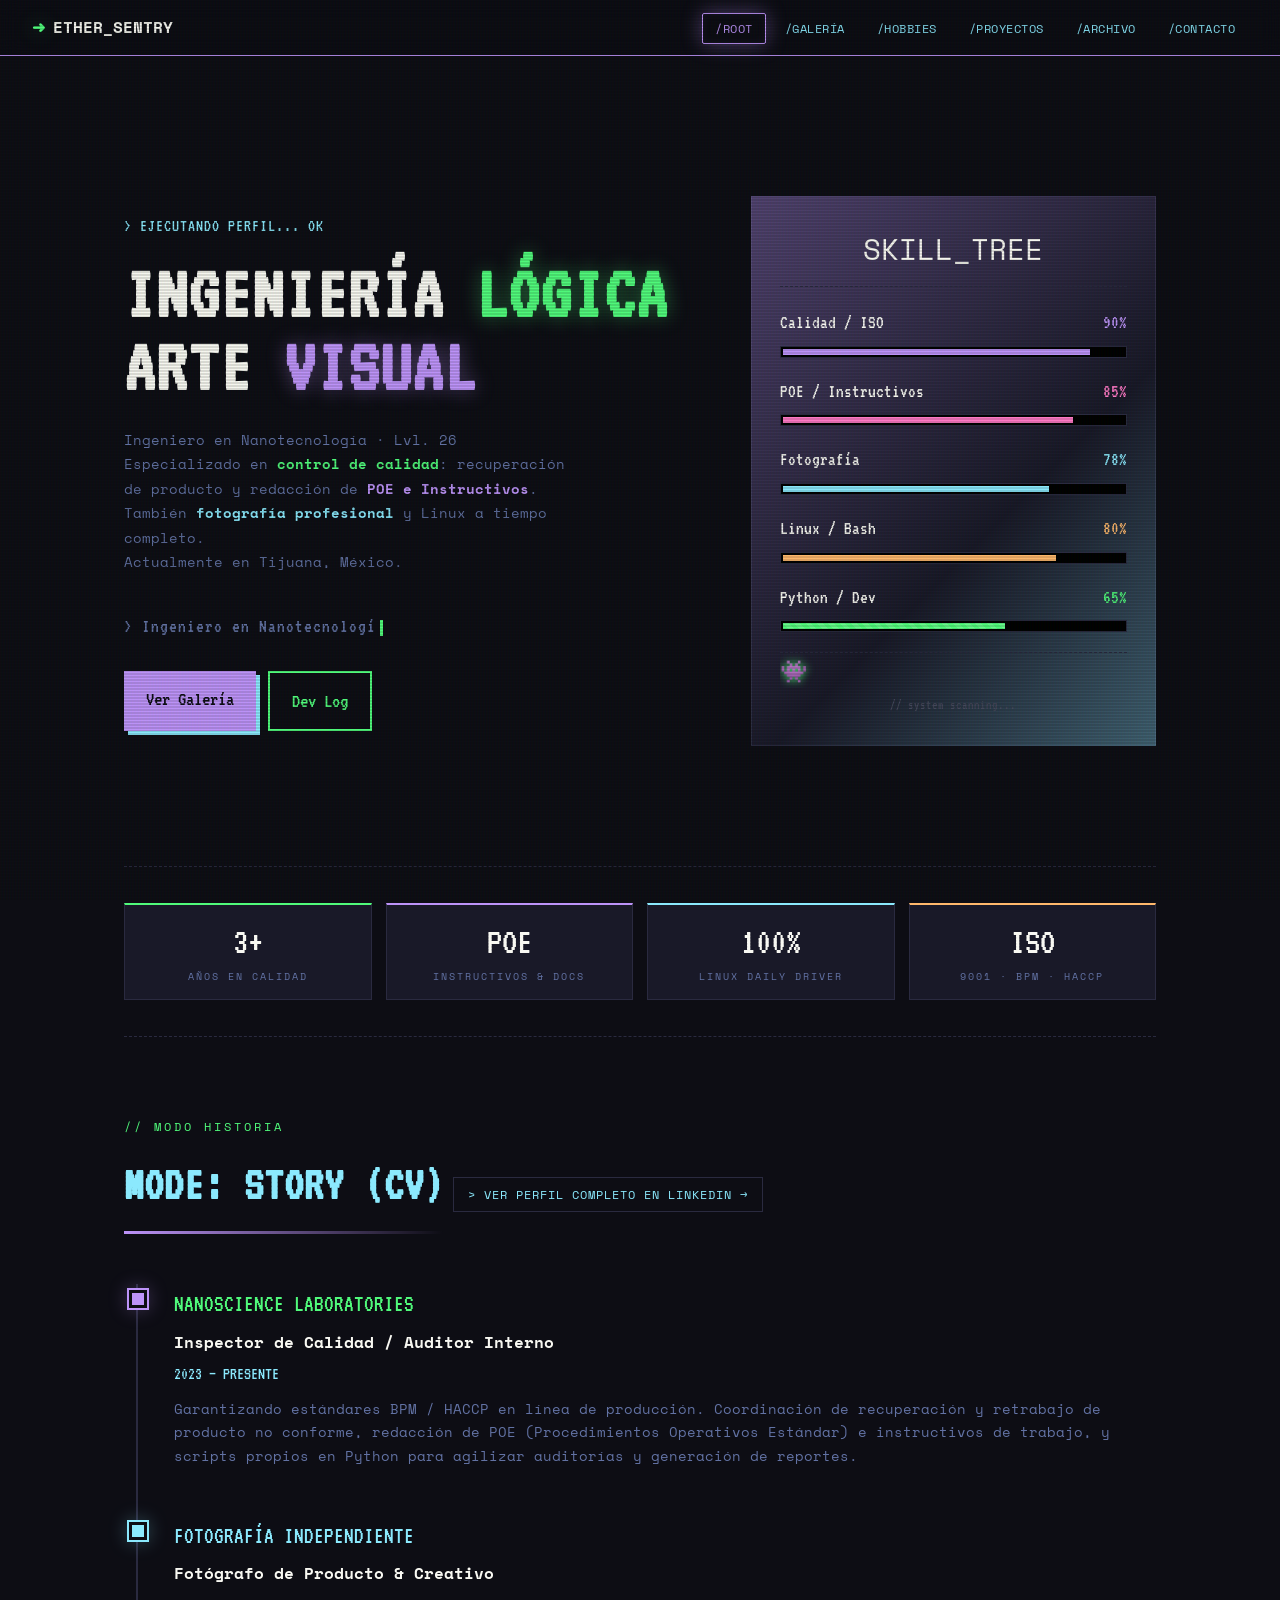
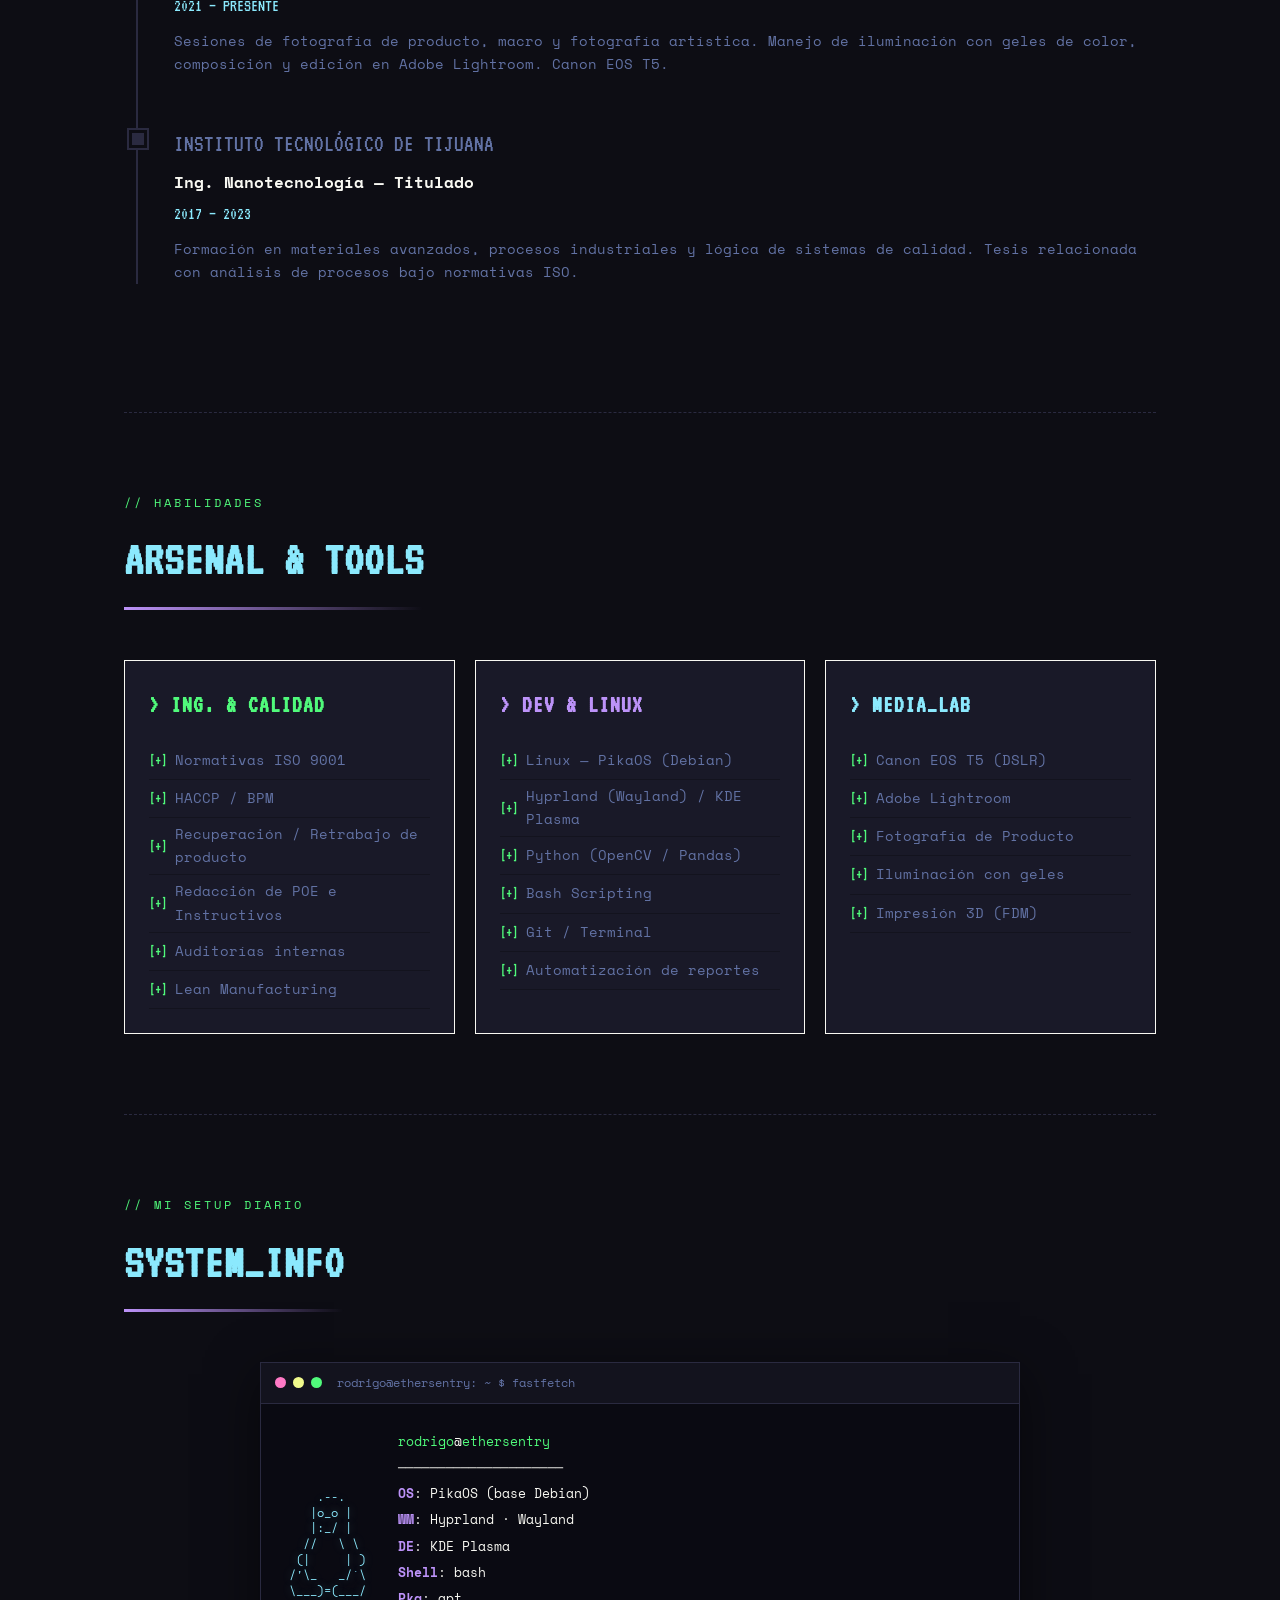
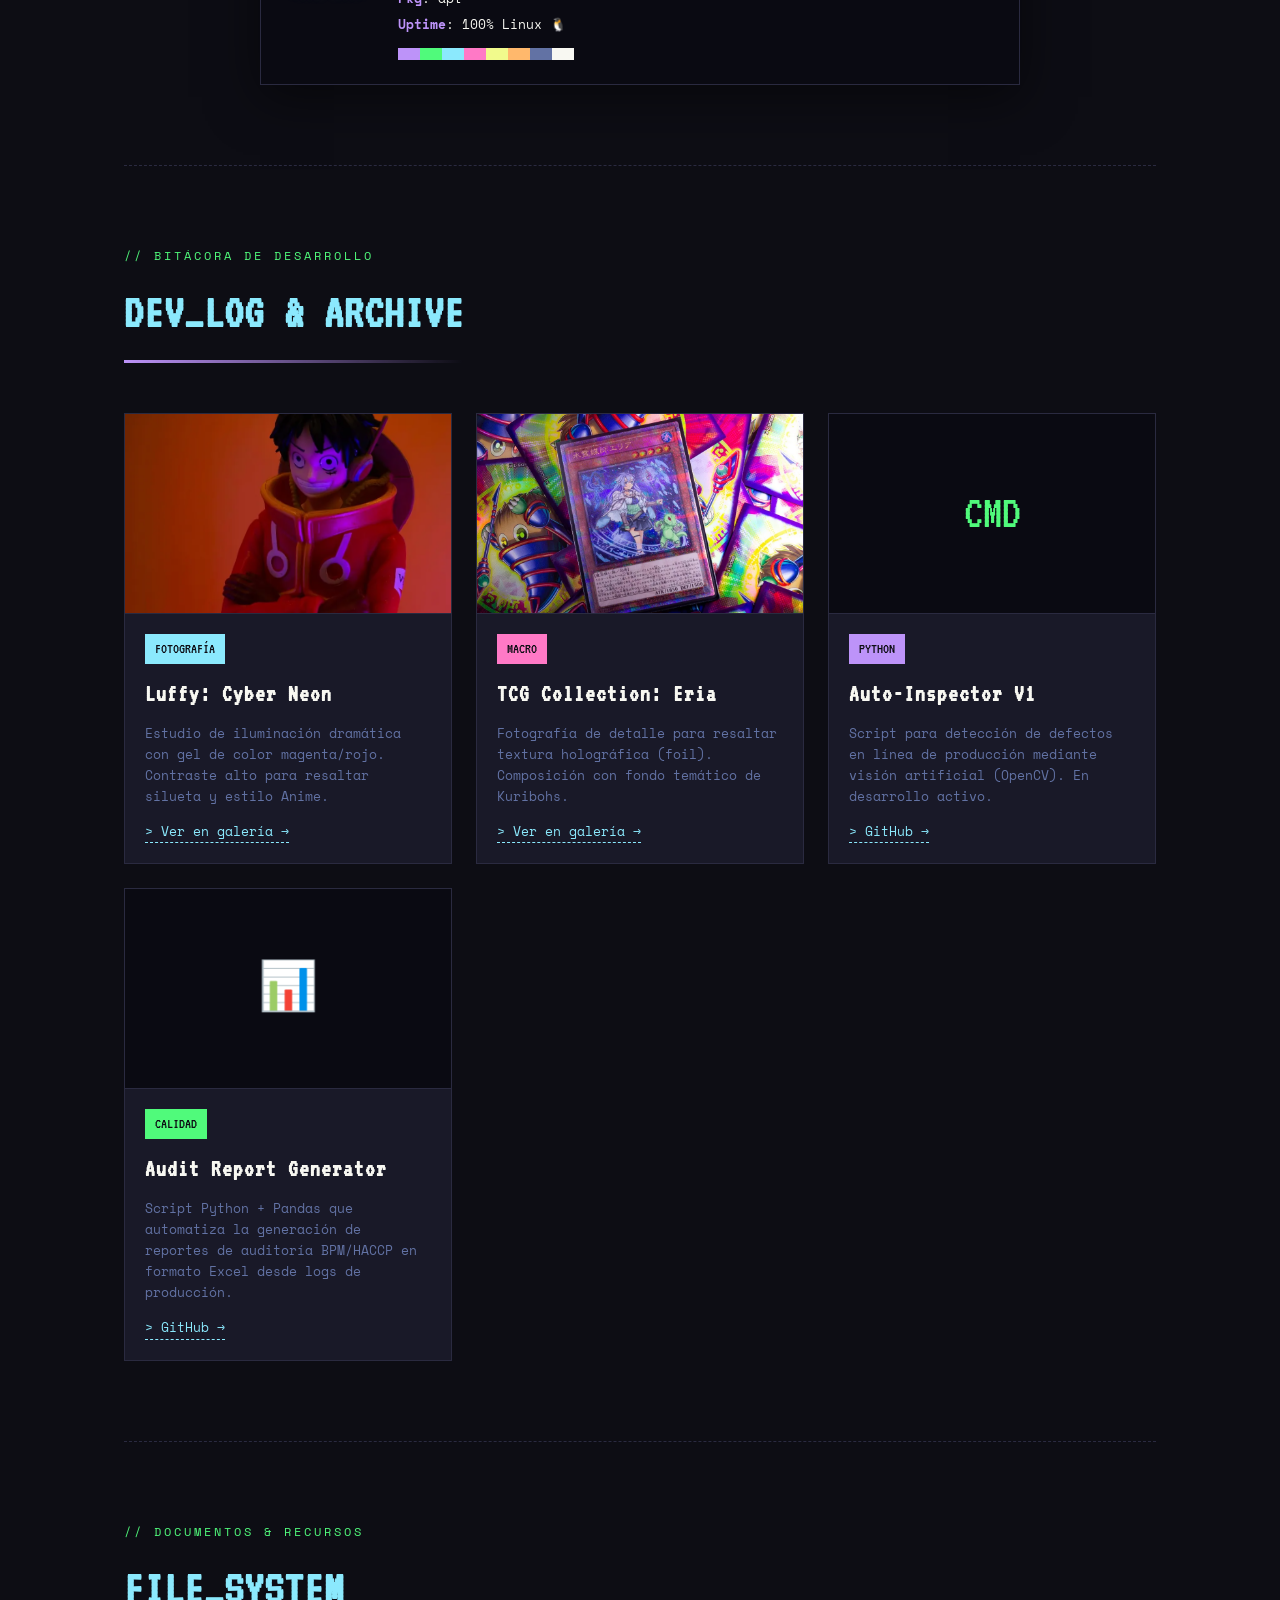
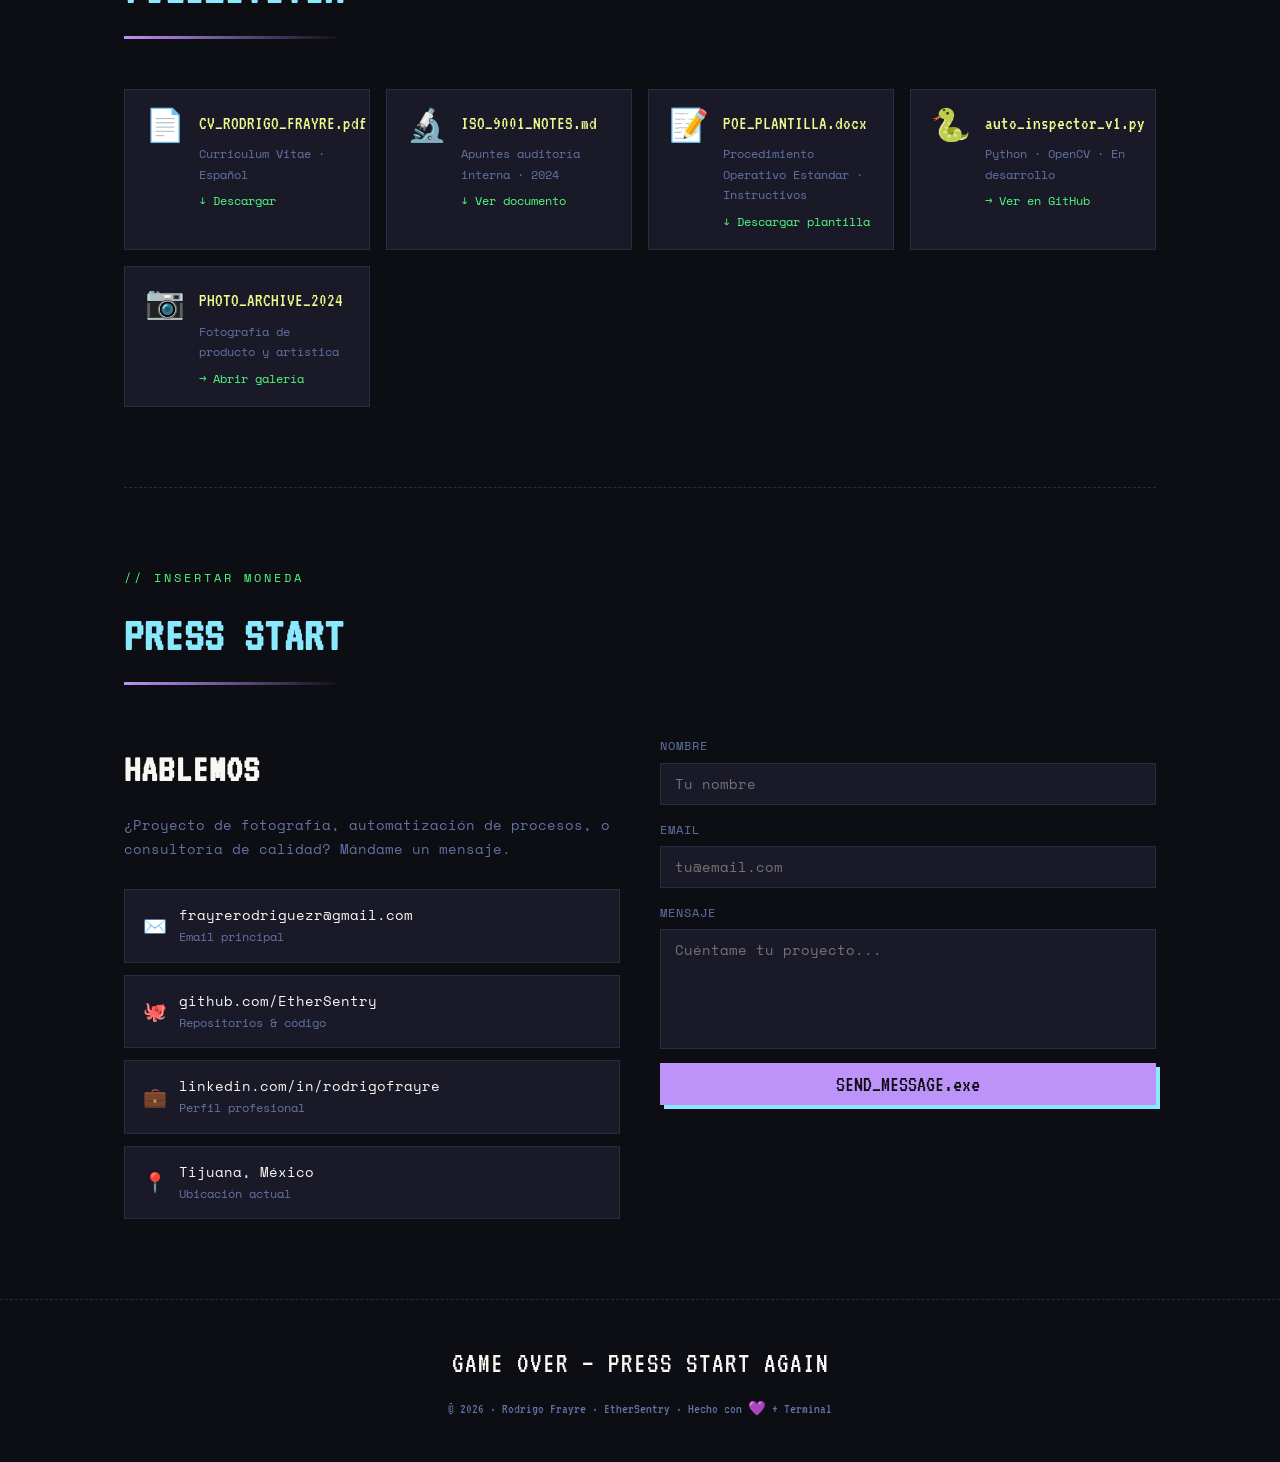
<file: index.html>
<!DOCTYPE html>
<html lang="es">
<head>
  <meta charset="UTF-8">
  <meta name="viewport" content="width=device-width, initial-scale=1.0">
  <title>EtherSentry | Dev & Photo Log</title>
  <meta name="description" content="Portafolio de Rodrigo Frayre — Ingeniero en Nanotecnología, Control de Calidad, documentación POE e Instructivos, y Fotografía. Tijuana, México.">
  <meta property="og:title" content="EtherSentry | Dev & Photo Log">
  <meta property="og:description" content="Calidad industrial · POE & Instructivos · Linux · Fotografía">
  <meta property="og:type" content="website">
  <meta property="og:url" content="https://ethersentry.github.io/myportfolio/">
  <meta property="og:image" content="https://ethersentry.github.io/myportfolio/luffy.jpg">
  <meta name="twitter:card" content="summary_large_image">
  <meta name="twitter:title" content="EtherSentry | Dev & Photo Log">
  <meta name="twitter:description" content="Ingeniería · Fotografía · Gaming — pixel terminal portfolio">
  <meta name="twitter:image" content="https://ethersentry.github.io/myportfolio/luffy.jpg">
  <meta name="theme-color" content="#0d0d14">
  <meta name="color-scheme" content="dark">
  <link rel="canonical" href="https://ethersentry.github.io/myportfolio/">
  <link rel="icon" type="image/svg+xml" href="data:image/svg+xml;utf8,%3Csvg xmlns='http://www.w3.org/2000/svg' viewBox='0 0 32 32'%3E%3Crect width='32' height='32' fill='%230d0d14'/%3E%3Ctext x='16' y='25' font-family='monospace' font-weight='700' font-size='24' fill='%2350fa7b' text-anchor='middle'%3EE%3C/text%3E%3C/svg%3E">
  <link rel="preconnect" href="https://fonts.googleapis.com">
  <link rel="preconnect" href="https://fonts.gstatic.com" crossorigin>
  <link href="https://fonts.googleapis.com/css2?family=VT323&family=Space+Mono:ital,wght@0,400;0,700;1,400&display=swap" rel="stylesheet">
  <link rel="stylesheet" href="style.css">
</head>
<body>

<!-- ═══════════════ NAV ═══════════════ -->
<nav class="cyber-nav">
  <div class="nav-logo">
    <span class="arrow">➜</span>
    <span class="glitch" data-text="ETHER_SENTRY">ETHER_SENTRY</span>
  </div>
  <ul class="nav-links">
    <li><a href="index.html" class="active">/ROOT</a></li>
    <li><a href="galeria.html">/GALERÍA</a></li>
    <li><a href="hobbies.html">/HOBBIES</a></li>
    <li><a href="#proyectos">/PROYECTOS</a></li>
    <li><a href="#archivo">/ARCHIVO</a></li>
    <li><a href="#contacto">/CONTACTO</a></li>
  </ul>
</nav>

<div class="container">

  <!-- ═══════════════ HERO ═══════════════ -->
  <section class="hero" style="border: none; padding-top: 80px;">
    <div>
      <p class="hero-eyebrow pixel">&gt; EJECUTANDO PERFIL... OK</p>
      <h1 class="pixel">
        INGENIERÍA <span class="line-green">LÓGICA</span><br>
        ARTE <span class="line-purple">VISUAL</span>
      </h1>
      <p class="hero-desc">
        Ingeniero en Nanotecnología · Lvl. 26<br>
        Especializado en <strong style="color:var(--green)">control de calidad</strong>:
        recuperación de producto y redacción de
        <strong style="color:var(--purple)">POE e Instructivos</strong>.
        También <strong style="color:var(--cyan)">fotografía profesional</strong>
        y Linux a tiempo completo.<br>
        Actualmente en Tijuana, México.
      </p>
      <p class="pixel" style="font-size:1.2rem; color:var(--text-dim); margin-bottom: 28px;">
        &gt; <span id="typing-text"></span><span class="cursor"></span>
      </p>
      <div class="hero-btns">
        <a href="galeria.html" class="btn btn-primary">Ver Galería</a>
        <a href="#proyectos" class="btn btn-outline">Dev Log</a>
      </div>
    </div>

    <div class="profile-card">
      <div class="profile-card-title">SKILL_TREE</div>
      <div class="stat-row">
        <div class="stat-label">
          <span>Calidad / ISO</span>
          <span style="color:var(--purple)">90%</span>
        </div>
        <div class="progress-track">
          <div class="progress-fill" style="width:90%; background:var(--purple);" data-w="90"></div>
        </div>
      </div>
      <div class="stat-row">
        <div class="stat-label">
          <span>POE / Instructivos</span>
          <span style="color:var(--pink)">85%</span>
        </div>
        <div class="progress-track">
          <div class="progress-fill" style="width:85%; background:var(--pink);" data-w="85"></div>
        </div>
      </div>
      <div class="stat-row">
        <div class="stat-label">
          <span>Fotografía</span>
          <span style="color:var(--cyan)">78%</span>
        </div>
        <div class="progress-track">
          <div class="progress-fill" style="width:78%; background:var(--cyan);" data-w="78"></div>
        </div>
      </div>
      <div class="stat-row">
        <div class="stat-label">
          <span>Linux / Bash</span>
          <span style="color:var(--orange)">80%</span>
        </div>
        <div class="progress-track">
          <div class="progress-fill" style="width:80%; background:var(--orange);" data-w="80"></div>
        </div>
      </div>
      <div class="stat-row">
        <div class="stat-label">
          <span>Python / Dev</span>
          <span style="color:var(--green)">65%</span>
        </div>
        <div class="progress-track">
          <div class="progress-fill" style="width:65%;" data-w="65"></div>
        </div>
      </div>
      <div class="pixel-runner">
        <div class="pixel-sprite">👾</div>
      </div>
      <p class="pixel" style="text-align:center; font-size:0.85rem; color:var(--text-muted); margin-top:6px;">
        // system scanning...
      </p>
    </div>
  </section>

  <hr class="divider">

  <!-- ═══════════════ STATS STRIP ═══════════════ -->
  <section class="stats-strip" aria-label="resumen rápido">
    <div class="stats-strip-grid">
      <div class="stat-chip">
        <span class="stat-num">3+</span>
        <span class="stat-desc">Años en Calidad</span>
      </div>
      <div class="stat-chip">
        <span class="stat-num">POE</span>
        <span class="stat-desc">Instructivos &amp; Docs</span>
      </div>
      <div class="stat-chip">
        <span class="stat-num">100%</span>
        <span class="stat-desc">Linux Daily Driver</span>
      </div>
      <div class="stat-chip">
        <span class="stat-num">ISO</span>
        <span class="stat-desc">9001 · BPM · HACCP</span>
      </div>
    </div>
  </section>

  <hr class="divider">

  <!-- ═══════════════ TRAYECTORIA ═══════════════ -->
  <section id="trayectoria">
    <div class="section-header">
      <p class="section-tag">// modo historia</p>
      <h2 class="section-title pixel">MODE: STORY (CV)</h2>
      <a href="https://www.linkedin.com/in/rodrigofrayre/" target="_blank" class="section-external-link">
        &gt; VER PERFIL COMPLETO EN LINKEDIN →
      </a>
    </div>

    <div class="timeline">

      <div class="timeline-item">
        <div class="timeline-dot"></div>
        <div class="timeline-company">NANOSCIENCE LABORATORIES</div>
        <div class="timeline-role">Inspector de Calidad / Auditor Interno</div>
        <div class="timeline-date">2023 — PRESENTE</div>
        <p class="timeline-desc">
          Garantizando estándares BPM / HACCP en línea de producción.
          Coordinación de recuperación y retrabajo de producto no conforme,
          redacción de POE (Procedimientos Operativos Estándar) e instructivos
          de trabajo, y scripts propios en Python para agilizar auditorías
          y generación de reportes.
        </p>
      </div>

      <div class="timeline-item">
        <div class="timeline-dot" style="background:var(--cyan); box-shadow: 0 0 0 2px var(--cyan), var(--glow-cyan);"></div>
        <div class="timeline-company" style="color:var(--cyan)">FOTOGRAFÍA INDEPENDIENTE</div>
        <div class="timeline-role">Fotógrafo de Producto & Creativo</div>
        <div class="timeline-date">2021 — PRESENTE</div>
        <p class="timeline-desc">
          Sesiones de fotografía de producto, macro y fotografía artística.
          Manejo de iluminación con geles de color, composición y edición
          en Adobe Lightroom. Canon EOS T5.
        </p>
      </div>

      <div class="timeline-item">
        <div class="timeline-dot dim"></div>
        <div class="timeline-company" style="color:var(--text-dim)">INSTITUTO TECNOLÓGICO DE TIJUANA</div>
        <div class="timeline-role">Ing. Nanotecnología — Titulado</div>
        <div class="timeline-date">2017 — 2023</div>
        <p class="timeline-desc">
          Formación en materiales avanzados, procesos industriales y lógica
          de sistemas de calidad. Tesis relacionada con análisis de procesos
          bajo normativas ISO.
        </p>
      </div>

    </div>
  </section>

  <hr class="divider">

  <!-- ═══════════════ ARSENAL ═══════════════ -->
  <section id="skills">
    <div class="section-header">
      <p class="section-tag">// habilidades</p>
      <h2 class="section-title pixel">ARSENAL & TOOLS</h2>
    </div>
    <div class="skills-grid">

      <div class="skill-card" style="border-color:var(--green)20;">
        <h3 class="skill-card-title pixel" style="color:var(--green)">&gt; ING. & CALIDAD</h3>
        <ul class="skill-list">
          <li>Normativas ISO 9001</li>
          <li>HACCP / BPM</li>
          <li>Recuperación / Retrabajo de producto</li>
          <li>Redacción de POE e Instructivos</li>
          <li>Auditorías internas</li>
          <li>Lean Manufacturing</li>
        </ul>
      </div>

      <div class="skill-card" style="border-color:var(--purple)20;">
        <h3 class="skill-card-title pixel" style="color:var(--purple)">&gt; DEV & LINUX</h3>
        <ul class="skill-list">
          <li>Linux — PikaOS (Debian)</li>
          <li>Hyprland (Wayland) / KDE Plasma</li>
          <li>Python (OpenCV / Pandas)</li>
          <li>Bash Scripting</li>
          <li>Git / Terminal</li>
          <li>Automatización de reportes</li>
        </ul>
      </div>

      <div class="skill-card" style="border-color:var(--cyan)20;">
        <h3 class="skill-card-title pixel" style="color:var(--cyan)">&gt; MEDIA_LAB</h3>
        <ul class="skill-list">
          <li>Canon EOS T5 (DSLR)</li>
          <li>Adobe Lightroom</li>
          <li>Fotografía de Producto</li>
          <li>Iluminación con geles</li>
          <li>Impresión 3D (FDM)</li>
        </ul>
      </div>

    </div>
  </section>

  <hr class="divider">

  <!-- ═══════════════ SYSTEM INFO (fastfetch) ═══════════════ -->
  <section id="system">
    <div class="section-header">
      <p class="section-tag">// mi setup diario</p>
      <h2 class="section-title pixel">SYSTEM_INFO</h2>
    </div>
    <div class="fetch-card">
      <div class="fetch-titlebar">
        <span class="fetch-dot fetch-dot--r"></span>
        <span class="fetch-dot fetch-dot--y"></span>
        <span class="fetch-dot fetch-dot--g"></span>
        <span>rodrigo@ethersentry: ~ $ fastfetch</span>
      </div>
      <div class="fetch-body">
        <pre class="fetch-art" aria-hidden="true">
    .--.
   |o_o |
   |:_/ |
  //   \ \
 (|     | )
/'\_   _/`\
\___)=(___/</pre>
        <div class="fetch-lines">
          <div><span class="fetch-prompt">rodrigo</span>@<span class="fetch-prompt">ethersentry</span></div>
          <div>─────────────────────</div>
          <div><span class="fk">OS</span>: <span class="fv">PikaOS (base Debian)</span></div>
          <div><span class="fk">WM</span>: <span class="fv">Hyprland · Wayland</span></div>
          <div><span class="fk">DE</span>: <span class="fv">KDE Plasma</span></div>
          <div><span class="fk">Shell</span>: <span class="fv">bash</span></div>
          <div><span class="fk">Pkg</span>: <span class="fv">apt</span></div>
          <div><span class="fk">Uptime</span>: <span class="fv">100% Linux 🐧</span></div>
          <div class="fetch-colors" aria-hidden="true">
            <i style="background:var(--purple)"></i><i style="background:var(--green)"></i><i style="background:var(--cyan)"></i><i style="background:var(--pink)"></i><i style="background:var(--yellow)"></i><i style="background:var(--orange)"></i><i style="background:var(--text-dim)"></i><i style="background:var(--text-main)"></i>
          </div>
        </div>
      </div>
    </div>
  </section>

  <hr class="divider">

  <!-- ═══════════════ PROYECTOS ═══════════════ -->
  <section id="proyectos">
    <div class="section-header">
      <p class="section-tag">// bitácora de desarrollo</p>
      <h2 class="section-title pixel">DEV_LOG & ARCHIVE</h2>
    </div>
    <div class="project-grid">

      <article class="project-card">
        <div class="card-img">
          <img src="luffy.webp" alt="Luffy Cyber Neon — fotografía con gel magenta" width="781" height="1000" loading="lazy" decoding="async">
        </div>
        <div class="card-body">
          <span class="tag tag-photo">FOTOGRAFÍA</span>
          <h3 class="card-title pixel">Luffy: Cyber Neon</h3>
          <p class="card-desc">
            Estudio de iluminación dramática con gel de color magenta/rojo.
            Contraste alto para resaltar silueta y estilo Anime.
          </p>
          <a href="galeria.html" class="card-link">&gt; Ver en galería →</a>
        </div>
      </article>

      <article class="project-card">
        <div class="card-img">
          <img src="cartas.webp" alt="Carta Yu-Gi-Oh Eria Foil — macro" width="1000" height="750" loading="lazy" decoding="async">
        </div>
        <div class="card-body">
          <span class="tag tag-macro">MACRO</span>
          <h3 class="card-title pixel">TCG Collection: Eria</h3>
          <p class="card-desc">
            Fotografía de detalle para resaltar textura holográfica (foil).
            Composición con fondo temático de Kuribohs.
          </p>
          <a href="galeria.html" class="card-link">&gt; Ver en galería →</a>
        </div>
      </article>

      <article class="project-card">
        <div class="card-img" style="background:#0a0a12; align-items:center; justify-content:center;">
          <span class="card-placeholder" style="color:var(--green);">CMD</span>
        </div>
        <div class="card-body">
          <span class="tag tag-dev">PYTHON</span>
          <h3 class="card-title pixel">Auto-Inspector V1</h3>
          <p class="card-desc">
            Script para detección de defectos en línea de producción mediante
            visión artificial (OpenCV). En desarrollo activo.
          </p>
          <a href="https://github.com/EtherSentry" target="_blank" class="card-link">&gt; GitHub →</a>
        </div>
      </article>

      <article class="project-card">
        <div class="card-img" style="background:#0a0a12;">
          <span class="card-placeholder" style="color:var(--purple);">📊</span>
        </div>
        <div class="card-body">
          <span class="tag tag-eng">CALIDAD</span>
          <h3 class="card-title pixel">Audit Report Generator</h3>
          <p class="card-desc">
            Script Python + Pandas que automatiza la generación de reportes
            de auditoría BPM/HACCP en formato Excel desde logs de producción.
          </p>
          <a href="https://github.com/EtherSentry" target="_blank" class="card-link">&gt; GitHub →</a>
        </div>
      </article>

    </div>
  </section>

  <hr class="divider">

  <!-- ═══════════════ ARCHIVO / DOCS ═══════════════ -->
  <section id="archivo">
    <div class="section-header">
      <p class="section-tag">// documentos & recursos</p>
      <h2 class="section-title pixel">FILE_SYSTEM</h2>
    </div>
    <div class="archive-grid">

      <div class="archive-item" onclick="window.open('#','_blank')">
        <div class="archive-icon">📄</div>
        <div>
          <div class="archive-name">CV_RODRIGO_FRAYRE.pdf</div>
          <div class="archive-meta">Curriculum Vitae · Español</div>
          <div class="archive-size">↓ Descargar</div>
        </div>
      </div>

      <div class="archive-item" onclick="window.open('#','_blank')">
        <div class="archive-icon">🔬</div>
        <div>
          <div class="archive-name">ISO_9001_NOTES.md</div>
          <div class="archive-meta">Apuntes auditoría interna · 2024</div>
          <div class="archive-size">↓ Ver documento</div>
        </div>
      </div>

      <div class="archive-item" onclick="window.open('#','_blank')">
        <div class="archive-icon">📝</div>
        <div>
          <div class="archive-name">POE_PLANTILLA.docx</div>
          <div class="archive-meta">Procedimiento Operativo Estándar · Instructivos</div>
          <div class="archive-size">↓ Descargar plantilla</div>
        </div>
      </div>

      <div class="archive-item" onclick="window.open('https://github.com/EtherSentry','_blank')">
        <div class="archive-icon">🐍</div>
        <div>
          <div class="archive-name">auto_inspector_v1.py</div>
          <div class="archive-meta">Python · OpenCV · En desarrollo</div>
          <div class="archive-size">→ Ver en GitHub</div>
        </div>
      </div>

      <div class="archive-item" onclick="window.open('galeria.html','_self')">
        <div class="archive-icon">📷</div>
        <div>
          <div class="archive-name">PHOTO_ARCHIVE_2024</div>
          <div class="archive-meta">Fotografía de producto y artística</div>
          <div class="archive-size">→ Abrir galería</div>
        </div>
      </div>

      <div class="archive-item" onclick="window.open('#','_blank')">
        <div class="archive-icon">📊</div>
        <div>
          <div class="archive-name">AUDIT_REPORT_TEMPLATE.xlsx</div>
          <div class="archive-meta">Plantilla Excel · Auditorías BPM</div>
          <div class="archive-size">↓ Descargar plantilla</div>
        </div>
      </div>

      <div class="archive-item" onclick="window.open('#','_blank')">
        <div class="archive-icon">🖥️</div>
        <div>
          <div class="archive-name">DOTFILES_CONFIG</div>
          <div class="archive-meta">PikaOS · Hyprland config</div>
          <div class="archive-size">→ Ver en GitHub</div>
        </div>
      </div>

    </div>
  </section>

  <hr class="divider">

  <!-- ═══════════════ CONTACTO ═══════════════ -->
  <section id="contacto">
    <div class="section-header">
      <p class="section-tag">// insertar moneda</p>
      <h2 class="section-title pixel">PRESS START</h2>
    </div>
    <div class="contact-grid">

      <div class="contact-info">
        <h2 class="pixel" style="font-size:2.5rem; margin-bottom:10px;">
          HABLEMOS
        </h2>
        <p>¿Proyecto de fotografía, automatización de procesos, o consultoría de calidad? Mándame un mensaje.</p>
        <div class="contact-links">
          <a href="mailto:frayrerodriguezr@gmail.com" class="contact-link">
            <span class="contact-link-icon">✉️</span>
            <div>
              <div>frayrerodriguezr@gmail.com</div>
              <div class="contact-link-label">Email principal</div>
            </div>
          </a>
          <a href="https://github.com/EtherSentry" target="_blank" class="contact-link">
            <span class="contact-link-icon">🐙</span>
            <div>
              <div>github.com/EtherSentry</div>
              <div class="contact-link-label">Repositorios & código</div>
            </div>
          </a>
          <a href="https://www.linkedin.com/in/rodrigofrayre/" target="_blank" class="contact-link">
            <span class="contact-link-icon">💼</span>
            <div>
              <div>linkedin.com/in/rodrigofrayre</div>
              <div class="contact-link-label">Perfil profesional</div>
            </div>
          </a>
          <div class="contact-link" style="cursor:default;">
            <span class="contact-link-icon">📍</span>
            <div>
              <div>Tijuana, México</div>
              <div class="contact-link-label">Ubicación actual</div>
            </div>
          </div>
        </div>
      </div>

      <div class="contact-form">
        <div class="form-group">
          <label class="form-label">Nombre</label>
          <input class="form-input" type="text" placeholder="Tu nombre" id="cf-name">
        </div>
        <div class="form-group">
          <label class="form-label">Email</label>
          <input class="form-input" type="email" placeholder="tu@email.com" id="cf-email">
        </div>
        <div class="form-group">
          <label class="form-label">Mensaje</label>
          <textarea class="form-textarea" placeholder="Cuéntame tu proyecto..." id="cf-message"></textarea>
        </div>
        <button class="btn btn-primary" onclick="sendContactForm()" style="width:100%; font-size:1.4rem;">
          SEND_MESSAGE.exe
        </button>
        <p id="cf-status" class="pixel" style="font-size:1.1rem; color:var(--green); display:none; margin-top:8px;">
          &gt; Mensaje enviado. Responderé pronto.
        </p>
      </div>

    </div>
  </section>

</div><!-- /container -->

<!-- ═══════════════ FOOTER ═══════════════ -->
<footer>
  <div class="container" style="text-align:center;">
    <div class="footer-cta pixel">GAME OVER — PRESS START AGAIN</div>
    <p style="font-size:0.9rem; margin-top:4px;">© 2026 · Rodrigo Frayre · EtherSentry · Hecho con 💜 + Terminal</p>
  </div>
</footer>

<!-- ═══════════════ SCRIPTS ═══════════════ -->
<script>
/* ---- TYPING EFFECT ---- */
const lines = [
  "Ingeniero en Nanotecnología",
  "Control de Calidad / ISO 9001",
  "Recuperación de producto",
  "Redacción de POE e Instructivos",
  "Automatización con Python",
  "Fotografía Profesional",
  "PikaOS + Hyprland 🐧"
];
let li = 0, ci = 0, deleting = false;
const el = document.getElementById('typing-text');
function type() {
  const cur = lines[li];
  if (!deleting) {
    el.textContent = cur.slice(0, ++ci);
    if (ci === cur.length) { deleting = true; setTimeout(type, 1800); return; }
  } else {
    el.textContent = cur.slice(0, --ci);
    if (ci === 0) { deleting = false; li = (li + 1) % lines.length; }
  }
  setTimeout(type, deleting ? 40 : 75);
}
type();

/* ---- INTERSECTION OBSERVER (scroll animations) ---- */
const observer = new IntersectionObserver((entries) => {
  entries.forEach((e, i) => {
    if (e.isIntersecting) {
      setTimeout(() => e.target.classList.add('visible'), i * 80);
    }
  });
}, { threshold: 0.1 });

document.querySelectorAll(
  '.timeline-item, .skill-card, .project-card, .archive-item'
).forEach(el => observer.observe(el));

/* ---- PROGRESS BARS ---- */
const barObserver = new IntersectionObserver((entries) => {
  entries.forEach(e => {
    if (e.isIntersecting) {
      e.target.querySelectorAll('.progress-fill').forEach(bar => {
        bar.classList.add('animate');
      });
    }
  });
}, { threshold: 0.3 });
document.querySelectorAll('.profile-card').forEach(c => barObserver.observe(c));

/* ---- CONTACT FORM (mailto fallback) ---- */
function sendContactForm() {
  const name    = document.getElementById('cf-name').value.trim();
  const email   = document.getElementById('cf-email').value.trim();
  const message = document.getElementById('cf-message').value.trim();
  if (!name || !email || !message) {
    alert('Por favor completa todos los campos.');
    return;
  }
  const subject = encodeURIComponent(`Contacto desde portafolio — ${name}`);
  const body    = encodeURIComponent(`Nombre: ${name}\nEmail: ${email}\n\n${message}`);
  window.location.href = `mailto:frayrerodriguezr@gmail.com?subject=${subject}&body=${body}`;
  document.getElementById('cf-status').style.display = 'block';
}

</script>

</body>
</html>
</file>
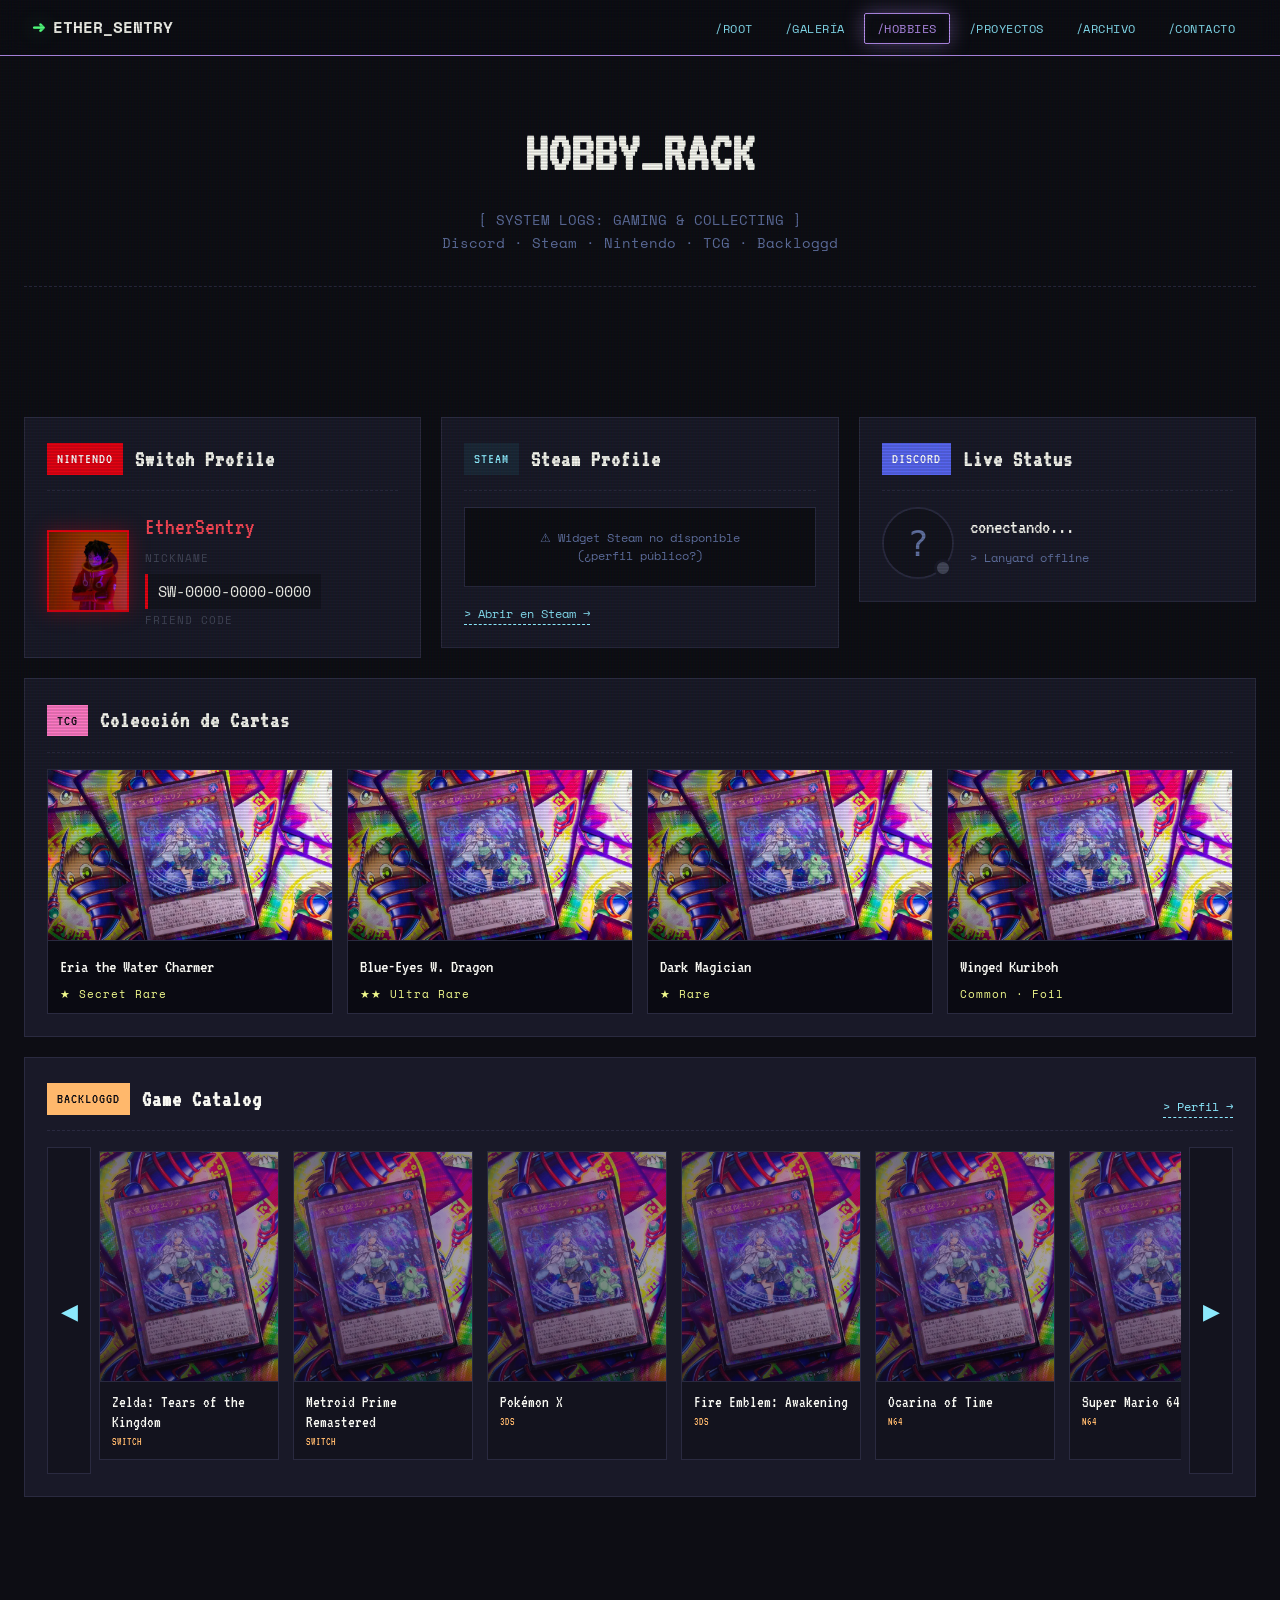
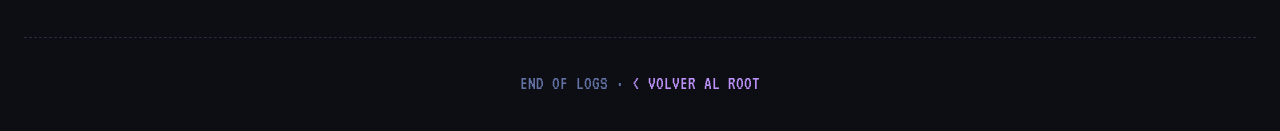
<file: hobbies.html>
<!DOCTYPE html>
<html lang="es">
<head>
  <meta charset="UTF-8">
  <meta name="viewport" content="width=device-width, initial-scale=1.0">
  <title>EtherSentry | Hobby Rack</title>
  <meta name="description" content="Gaming, Discord live, Steam, Nintendo y colección de cartas de Rodrigo Frayre.">
  <meta property="og:title" content="EtherSentry | Hobby Rack">
  <meta property="og:description" content="Live Discord · Steam · Nintendo · TCG · Backloggd">
  <meta property="og:type" content="website">
  <meta property="og:url" content="https://ethersentry.github.io/myportfolio/hobbies.html">
  <meta property="og:image" content="https://ethersentry.github.io/myportfolio/luffy.jpg">
  <meta name="theme-color" content="#0d0d14">
  <meta name="color-scheme" content="dark">
  <link rel="icon" type="image/svg+xml" href="data:image/svg+xml;utf8,%3Csvg xmlns='http://www.w3.org/2000/svg' viewBox='0 0 32 32'%3E%3Crect width='32' height='32' fill='%230d0d14'/%3E%3Ctext x='16' y='25' font-family='monospace' font-weight='700' font-size='24' fill='%2350fa7b' text-anchor='middle'%3EE%3C/text%3E%3C/svg%3E">
  <link rel="preconnect" href="https://fonts.googleapis.com">
  <link rel="preconnect" href="https://fonts.gstatic.com" crossorigin>
  <link href="https://fonts.googleapis.com/css2?family=VT323&family=Space+Mono:ital,wght@0,400;0,700;1,400&display=swap" rel="stylesheet">
  <link rel="stylesheet" href="style.css">
</head>
<body>

<!-- ═══════════════ NAV ═══════════════ -->
<nav class="cyber-nav">
  <div class="nav-logo">
    <span class="arrow">➜</span>
    <span class="glitch" data-text="ETHER_SENTRY">ETHER_SENTRY</span>
  </div>
  <ul class="nav-links">
    <li><a href="index.html">/ROOT</a></li>
    <li><a href="galeria.html">/GALERÍA</a></li>
    <li><a href="hobbies.html" class="active">/HOBBIES</a></li>
    <li><a href="index.html#proyectos">/PROYECTOS</a></li>
    <li><a href="index.html#archivo">/ARCHIVO</a></li>
    <li><a href="index.html#contacto">/CONTACTO</a></li>
  </ul>
</nav>

<div class="container container--wide">

  <header class="gallery-header">
    <h1 class="gallery-title pixel">HOBBY_RACK</h1>
    <p class="gallery-sub">
      [ SYSTEM LOGS: GAMING &amp; COLLECTING ]<br>
      Discord · Steam · Nintendo · TCG · Backloggd
    </p>
  </header>

  <section id="hobbies">
    <div class="hobbies-grid">

      <!-- ── Nintendo profile ── -->
      <div class="hobby-card hobby-card--profile hobby-card--nintendo">
        <div class="hobby-card-head">
          <span class="hobby-tag" style="background:#e60012; color:#fff;">NINTENDO</span>
          <h3 class="hobby-title pixel">Switch Profile</h3>
        </div>
        <div class="nintendo-body">
          <div class="nintendo-avatar">
            <img src="luffy.webp" alt="Nintendo avatar" width="82" height="82" loading="lazy" decoding="async">
          </div>
          <div class="nintendo-info">
            <div class="nintendo-name">EtherSentry</div>
            <div class="nintendo-meta">Nickname</div>
            <div class="nintendo-code">SW-0000-0000-0000</div>
            <div class="nintendo-meta">Friend Code</div>
          </div>
        </div>
      </div>

      <!-- ── Steam profile ── -->
      <div class="hobby-card hobby-card--profile hobby-card--steam">
        <div class="hobby-card-head">
          <span class="hobby-tag" style="background:#1b2838; color:var(--cyan);">STEAM</span>
          <h3 class="hobby-title pixel">Steam Profile</h3>
        </div>
        <div class="steam-widget" id="steam-widget">
          <span class="steam-fallback">&gt; cargando widget...</span>
        </div>
        <a href="https://steamcommunity.com/profiles/76561198159428118/" target="_blank" class="hobby-link">
          &gt; Abrir en Steam →
        </a>
      </div>

      <!-- ── Discord (Lanyard) ── -->
      <div class="hobby-card hobby-card--profile hobby-card--discord">
        <div class="hobby-card-head">
          <span class="hobby-tag" style="background:#5865F2; color:#fff;">DISCORD</span>
          <h3 class="hobby-title pixel">Live Status</h3>
        </div>
        <div class="discord-body">
          <div class="discord-avatar">
            <img id="discord-avatar" alt="Discord avatar"
                 src="data:image/svg+xml;utf8,%3Csvg xmlns='http://www.w3.org/2000/svg' viewBox='0 0 72 72'%3E%3Crect width='72' height='72' fill='%2313131e'/%3E%3Ctext x='36' y='50' font-family='monospace' font-size='38' fill='%236272a4' text-anchor='middle'%3E%3F%3C/text%3E%3C/svg%3E">
            <span class="discord-dot" id="discord-dot" data-status="offline"></span>
          </div>
          <div class="discord-info">
            <div class="discord-name" id="discord-name">conectando...</div>
            <div class="discord-state" id="discord-state">&gt; lanyard</div>
            <div class="discord-custom" id="discord-custom" hidden></div>
            <div class="discord-activity" id="discord-activity"></div>
          </div>
        </div>
        <div class="spotify-panel" id="spotify-panel" hidden>
          <img class="spotify-art" id="spotify-art" alt="">
          <div class="spotify-meta">
            <div class="spotify-label">
              <svg class="spotify-icon" viewBox="0 0 24 24" width="14" height="14" fill="#1db954" aria-hidden="true"><path d="M12 2a10 10 0 100 20 10 10 0 000-20zm4.6 14.4a.6.6 0 01-.8.2c-2.3-1.4-5.1-1.7-8.5-.9a.6.6 0 11-.2-1.2c3.7-.8 6.9-.5 9.4 1.1a.6.6 0 01.1.8zm1.2-2.7a.8.8 0 01-1 .3c-2.6-1.6-6.5-2-9.5-1.1a.8.8 0 11-.5-1.5c3.5-1 7.8-.6 10.8 1.3a.8.8 0 01.2 1zm.1-2.8c-3.1-1.9-8.3-2-11.3-1.1a.9.9 0 11-.6-1.7c3.4-1 9.1-.9 12.6 1.3a.9.9 0 01-1 1.5z"/></svg>
              LISTENING ON SPOTIFY
            </div>
            <div class="spotify-song" id="spotify-song"></div>
            <div class="spotify-artist" id="spotify-artist"></div>
            <div class="spotify-progress">
              <div class="spotify-progress-bar" id="spotify-progress-bar"></div>
            </div>
            <div class="spotify-time">
              <span id="spotify-current">0:00</span> / <span id="spotify-total">0:00</span>
            </div>
          </div>
        </div>
      </div>

      <!-- ── TCG Collection ── -->
      <div class="hobby-card hobby-card--full hobby-card--tcg">
        <div class="hobby-card-head">
          <span class="hobby-tag" style="background:var(--pink);">TCG</span>
          <h3 class="hobby-title pixel">Colección de Cartas</h3>
        </div>
        <div class="tcg-grid">
          <figure class="tcg-card">
            <img src="cartas.webp" alt="Eria the Water Charmer" loading="lazy" decoding="async">
            <figcaption>
              <span class="tcg-name">Eria the Water Charmer</span>
              <span class="tcg-rarity">★ Secret Rare</span>
            </figcaption>
          </figure>
          <figure class="tcg-card">
            <img src="cartas.webp" alt="Blue-Eyes White Dragon" loading="lazy" decoding="async">
            <figcaption>
              <span class="tcg-name">Blue-Eyes W. Dragon</span>
              <span class="tcg-rarity">★★ Ultra Rare</span>
            </figcaption>
          </figure>
          <figure class="tcg-card">
            <img src="cartas.webp" alt="Dark Magician" loading="lazy" decoding="async">
            <figcaption>
              <span class="tcg-name">Dark Magician</span>
              <span class="tcg-rarity">★ Rare</span>
            </figcaption>
          </figure>
          <figure class="tcg-card">
            <img src="cartas.webp" alt="Winged Kuriboh" loading="lazy" decoding="async">
            <figcaption>
              <span class="tcg-name">Winged Kuriboh</span>
              <span class="tcg-rarity">Common · Foil</span>
            </figcaption>
          </figure>
        </div>
      </div>

      <!-- ── Backloggd carousel ── -->
      <div class="hobby-card hobby-card--full hobby-card--backloggd">
        <div class="hobby-card-head">
          <span class="hobby-tag" style="background:var(--orange);">BACKLOGGD</span>
          <h3 class="hobby-title pixel">Game Catalog</h3>
          <a href="https://backloggd.com/u/EterSentry/" target="_blank" class="hobby-link backloggd-head-link">
            &gt; Perfil →
          </a>
        </div>
        <div class="backloggd-carousel">
          <button class="carousel-nav prev" id="bl-prev" aria-label="Anterior">◀</button>
          <div class="carousel-track" id="bl-track"></div>
          <button class="carousel-nav next" id="bl-next" aria-label="Siguiente">▶</button>
        </div>
      </div>

    </div>
  </section>

  <footer style="margin-top:60px; padding:30px 0; border-top: 1px dashed var(--border); text-align:center; font-family:var(--font-pixel); color:var(--text-dim);">
    <p>END OF LOGS · <a href="index.html" style="color:var(--purple);">&lt; VOLVER AL ROOT</a></p>
  </footer>

</div><!-- /container -->

<!-- ═══════════════ GAME PANEL MODAL ═══════════════ -->
<div class="game-panel" id="game-panel" aria-hidden="true">
  <div class="game-panel-box">
    <button class="game-panel-close" id="gp-close" aria-label="Cerrar">✕</button>
    <div class="game-panel-header">
      <span class="game-panel-platform" id="gp-platform"></span>
      <h3 class="game-panel-title pixel" id="gp-title"></h3>
    </div>
    <div class="game-panel-shots" id="gp-shots"></div>
    <p class="game-panel-opinion" id="gp-opinion"></p>
  </div>
</div>

<!-- ═══════════════ SCRIPTS ═══════════════ -->
<script>
/* ---- INTERSECTION OBSERVER (scroll reveal) ---- */
const observer = new IntersectionObserver((entries) => {
  entries.forEach((e, i) => {
    if (e.isIntersecting) setTimeout(() => e.target.classList.add('visible'), i * 80);
  });
}, { threshold: 0.1 });
document.querySelectorAll('.hobby-card').forEach(el => observer.observe(el));

/* ---- STEAM WIDGET (carga condicional) ---- */
const STEAM_ID64 = '76561198159428118';
(function initSteamWidget() {
  const container = document.getElementById('steam-widget');
  if (!container || !/^\d{17}$/.test(STEAM_ID64)) return;
  const img = new Image();
  img.alt = 'Steam live status';
  img.onload  = () => { container.innerHTML = ''; container.appendChild(img); };
  img.onerror = () => {
    container.innerHTML = '<span class="steam-fallback">⚠ Widget Steam no disponible<br>(¿perfil público?)</span>';
  };
  img.src = `https://steamsignature.com/status/english/${STEAM_ID64}.png`;
})();

/* ---- LANYARD · DISCORD LIVE STATUS + SPOTIFY ---- */
const LANYARD_USER_ID = '213041224205074432';
let spotifyRafId = null;
let currentSpotify = null;

async function pollLanyard() {
  const stateEl    = document.getElementById('discord-state');
  const nameEl     = document.getElementById('discord-name');
  const avatarEl   = document.getElementById('discord-avatar');
  const dotEl      = document.getElementById('discord-dot');
  const customEl   = document.getElementById('discord-custom');
  const activityEl = document.getElementById('discord-activity');
  const spotifyPanel = document.getElementById('spotify-panel');

  if (!/^\d{17,20}$/.test(LANYARD_USER_ID)) return;
  try {
    const res = await fetch(`https://api.lanyard.rest/v1/users/${LANYARD_USER_ID}`);
    const json = await res.json();
    if (!json.success) throw new Error(json.error?.message || 'lanyard error');
    const d = json.data;
    const hash = d.discord_user.avatar;
    avatarEl.src = hash
      ? `https://cdn.discordapp.com/avatars/${d.discord_user.id}/${hash}.${hash.startsWith('a_') ? 'gif' : 'png'}?size=128`
      : `https://cdn.discordapp.com/embed/avatars/0.png`;
    nameEl.textContent = d.discord_user.global_name || d.discord_user.username;

    const map = {
      online:  '> Conectado',
      idle:    '> Ausente',
      dnd:     '> No molestar',
      offline: '> Desconectado',
    };
    stateEl.textContent = map[d.discord_status] || '> sin estado';
    dotEl.dataset.status = d.discord_status;

    // Custom status (activity type 4)
    const custom = (d.activities || []).find(a => a.type === 4);
    if (custom && (custom.state || custom.emoji)) {
      const emoji = custom.emoji?.name || '💭';
      customEl.textContent = `${emoji} ${custom.state || ''}`.trim();
      customEl.hidden = false;
    } else {
      customEl.hidden = true;
    }

    // Playing (type 0)
    const game = (d.activities || []).find(a => a.type === 0);
    activityEl.textContent = game ? `🎮 ${game.name}` : '';

    // Spotify
    if (d.listening_to_spotify && d.spotify) {
      currentSpotify = d.spotify;
      renderSpotify(d.spotify);
      spotifyPanel.hidden = false;
      spotifyPanel.classList.add('active');
    } else {
      currentSpotify = null;
      spotifyPanel.classList.remove('active');
      spotifyPanel.hidden = true;
      if (spotifyRafId) cancelAnimationFrame(spotifyRafId);
    }
  } catch (e) {
    stateEl.textContent = '> Lanyard offline';
    dotEl.dataset.status = 'offline';
  }
}

function renderSpotify(s) {
  document.getElementById('spotify-art').src = s.album_art_url || '';
  document.getElementById('spotify-song').textContent   = s.song   || '';
  document.getElementById('spotify-artist').textContent = s.artist || '';
  if (spotifyRafId) cancelAnimationFrame(spotifyRafId);
  const bar = document.getElementById('spotify-progress-bar');
  const cur = document.getElementById('spotify-current');
  const tot = document.getElementById('spotify-total');
  const start = s.timestamps?.start || Date.now();
  const end   = s.timestamps?.end   || start + 1;
  const tick = () => {
    if (!currentSpotify) return;
    const now = Date.now();
    const dur = end - start;
    const pos = Math.max(0, Math.min(now - start, dur));
    bar.style.width = `${(pos / dur) * 100}%`;
    cur.textContent = fmtTime(pos);
    tot.textContent = fmtTime(dur);
    spotifyRafId = requestAnimationFrame(tick);
  };
  tick();
}
function fmtTime(ms) {
  const s = Math.floor(ms / 1000);
  const m = Math.floor(s / 60);
  return `${m}:${String(s % 60).padStart(2, '0')}`;
}
pollLanyard();
setInterval(pollLanyard, 15000);

/* ---- BACKLOGGD CAROUSEL + GAME PANEL ---- */
/* Portadas: si la URL de Wikipedia falla, el onerror cae al placeholder local */
const BACKLOGGD_GAMES = [
  {
    id: 'totk',
    title: 'Zelda: Tears of the Kingdom',
    platform: 'SWITCH',
    cover: 'https://upload.wikimedia.org/wikipedia/en/8/85/The_Legend_of_Zelda_Tears_of_the_Kingdom_cover.jpg',
    screenshots: ['luffy.webp', 'cartas.webp'],
    opinion: 'Una secuela monumental. El sistema de construcción me atrapó semanas enteras.',
  },
  {
    id: 'metroid-prime',
    title: 'Metroid Prime Remastered',
    platform: 'SWITCH',
    cover: 'https://upload.wikimedia.org/wikipedia/en/5/51/Metroid_Prime_Remastered_cover_art.jpg',
    screenshots: ['luffy.webp'],
    opinion: 'El remaster perfecto. Controles renovados sin traicionar al original.',
  },
  {
    id: 'pokemon-x',
    title: 'Pokémon X',
    platform: '3DS',
    cover: 'https://upload.wikimedia.org/wikipedia/en/6/61/Pokemon_X_and_Y_EN_boxart.png',
    screenshots: ['cartas.webp'],
    opinion: 'Mi primera entrada 3D. Kalos sigue siendo mi región favorita.',
  },
  {
    id: 'fire-emblem',
    title: 'Fire Emblem: Awakening',
    platform: '3DS',
    cover: 'https://upload.wikimedia.org/wikipedia/en/f/f2/Fire_Emblem_Awakening_box_artwork.png',
    screenshots: ['luffy.webp'],
    opinion: 'Táctico, emotivo, adictivo. Horas grindeando supports.',
  },
  {
    id: 'oot',
    title: 'Ocarina of Time',
    platform: 'N64',
    cover: 'https://upload.wikimedia.org/wikipedia/en/5/57/The_Legend_of_Zelda_Ocarina_of_Time_box_art.jpg',
    screenshots: ['cartas.webp'],
    opinion: 'Clásico atemporal. Lo rejuego cada 2 años.',
  },
  {
    id: 'mario64',
    title: 'Super Mario 64',
    platform: 'N64',
    cover: 'https://upload.wikimedia.org/wikipedia/en/9/96/Super_Mario_64_box_cover.jpg',
    screenshots: ['luffy.webp'],
    opinion: 'La piedra angular del 3D platformer. Aún se siente moderno.',
  },
];

(function initBackloggd() {
  const track = document.getElementById('bl-track');
  if (!track) return;

  track.innerHTML = BACKLOGGD_GAMES.map(g => `
    <button class="game-card" data-game-id="${g.id}" type="button">
      <div class="game-cover">
        <img src="${g.cover}" alt="${g.title} cover" loading="lazy"
             onerror="this.onerror=null; this.src='cartas.webp'; this.classList.add('is-fallback');">
      </div>
      <div class="game-card-meta">
        <span class="game-card-title">${g.title}</span>
        <span class="game-card-platform">${g.platform}</span>
      </div>
    </button>
  `).join('');

  const prev = document.getElementById('bl-prev');
  const next = document.getElementById('bl-next');
  const step = () => Math.max(220, track.clientWidth * 0.75);
  prev.addEventListener('click', () => track.scrollBy({ left: -step(), behavior: 'smooth' }));
  next.addEventListener('click', () => track.scrollBy({ left:  step(), behavior: 'smooth' }));

  track.addEventListener('click', (e) => {
    const btn = e.target.closest('.game-card');
    if (!btn) return;
    const game = BACKLOGGD_GAMES.find(g => g.id === btn.dataset.gameId);
    if (game) openGamePanel(game);
  });

  const panel = document.getElementById('game-panel');
  document.getElementById('gp-close').addEventListener('click', closeGamePanel);
  panel.addEventListener('click', (e) => { if (e.target === panel) closeGamePanel(); });
  document.addEventListener('keydown', (e) => { if (e.key === 'Escape') closeGamePanel(); });
})();

function openGamePanel(game) {
  document.getElementById('gp-title').textContent    = game.title;
  document.getElementById('gp-platform').textContent = game.platform;
  document.getElementById('gp-opinion').textContent  = game.opinion;
  const shotsEl = document.getElementById('gp-shots');
  shotsEl.innerHTML = (game.screenshots || [])
    .map(s => `<img src="${s}" alt="${game.title} screenshot">`)
    .join('');
  const panel = document.getElementById('game-panel');
  panel.classList.add('open');
  panel.setAttribute('aria-hidden', 'false');
  document.body.style.overflow = 'hidden';
}
function closeGamePanel() {
  const panel = document.getElementById('game-panel');
  panel.classList.remove('open');
  panel.setAttribute('aria-hidden', 'true');
  document.body.style.overflow = '';
}
</script>

</body>
</html>
</file>
<file: style.css>
/* ============================================================
   ETHERSENTRY PORTFOLIO — CSS CONSOLIDADO
   Paleta: Dracula Theme  |  Fuentes: VT323 + Space Mono
   ============================================================ */

/* Las fuentes se cargan vía <link> en el HTML (evita @import render-blocking) */

/* --- VARIABLES --- */
:root {
  --bg-dark:      #0d0d14;
  --bg-panel:     #13131e;
  --bg-card:      #191928;
  --border:       #2a2a40;

  --purple:       #bd93f9;
  --green:        #50fa7b;
  --cyan:         #8be9fd;
  --pink:         #ff79c6;
  --yellow:       #f1fa8c;
  --orange:       #ffb86c;

  --text-main:    #f8f8f2;
  --text-dim:     #6272a4;
  --text-muted:   #44475a;

  --font-pixel:   'VT323', monospace;
  --font-mono:    'Space Mono', monospace;

  --glow-purple:  0 0 20px rgba(189,147,249,0.4);
  --glow-green:   0 0 20px rgba(80,250,123,0.4);
  --glow-cyan:    0 0 20px rgba(139,233,253,0.4);
}

/* --- RESET & BASE --- */
*, *::before, *::after { box-sizing: border-box; margin: 0; padding: 0; }

html { scroll-behavior: smooth; }

body {
  background-color: var(--bg-dark);
  color: var(--text-main);
  font-family: var(--font-mono);
  font-size: 14px;
  line-height: 1.7;
  overflow-x: hidden;
}

h1, h2, h3, h4, .pixel { font-family: var(--font-pixel); letter-spacing: 1px; }
a { text-decoration: none; color: inherit; transition: all 0.2s; }
ul { list-style: none; }
img { display: block; max-width: 100%; }

/* --- EFECTO CRT --- */
body::before {
  content: "";
  display: block;
  position: fixed;
  inset: 0;
  background:
    linear-gradient(rgba(18,16,16,0) 50%, rgba(0,0,0,0.12) 50%),
    linear-gradient(90deg, rgba(255,0,0,0.025), rgba(0,255,0,0.015), rgba(0,0,255,0.025));
  background-size: 100% 3px, 3px 100%;
  pointer-events: none;
  z-index: 9998;
}

/* Línea de scan animada */
body::after {
  content: "";
  position: fixed;
  top: -100%;
  left: 0;
  width: 100%;
  height: 4px;
  background: linear-gradient(transparent, rgba(139,233,253,0.06), transparent);
  animation: scanline 8s linear infinite;
  pointer-events: none;
  z-index: 9997;
}
@keyframes scanline {
  0%   { top: -4px; }
  100% { top: 100%; }
}

/* --- LAYOUT --- */
.container {
  max-width: 1080px;
  margin: 0 auto;
  padding: 0 24px;
  position: relative;
  z-index: 1;
}
.container--wide { max-width: 1280px; }

/* --- NAVEGACIÓN --- */
.cyber-nav {
  display: flex;
  justify-content: space-between;
  align-items: center;
  padding: 14px 32px;
  background: rgba(13,13,20,0.92);
  border-bottom: 1px solid var(--purple);
  position: sticky;
  top: 0;
  z-index: 1000;
  backdrop-filter: blur(10px);
  -webkit-backdrop-filter: blur(10px);
}

.nav-logo {
  font-family: var(--font-mono);
  font-weight: 700;
  font-size: 1rem;
  color: var(--text-main);
  display: flex;
  align-items: center;
  gap: 8px;
}
.nav-logo .arrow { color: var(--green); text-shadow: var(--glow-green); }

.nav-links {
  display: flex;
  gap: 6px;
}
.nav-links a {
  font-family: var(--font-mono);
  font-size: 0.78rem;
  color: var(--cyan);
  padding: 5px 12px;
  border: 1px solid transparent;
  border-radius: 2px;
  transition: all 0.2s;
  letter-spacing: 0.5px;
}
.nav-links a:hover {
  color: var(--green);
  border-color: var(--green);
  box-shadow: var(--glow-green), inset 0 0 8px rgba(80,250,123,0.08);
}
.nav-links a.active {
  color: var(--purple);
  border-color: var(--purple);
  box-shadow: var(--glow-purple), inset 0 0 8px rgba(189,147,249,0.08);
}

/* --- SECCIÓN HERO --- */
.hero {
  display: grid;
  grid-template-columns: 1.4fr 1fr;
  gap: 60px;
  align-items: center;
  padding: 80px 0 60px;
  min-height: 90vh;
}

.hero-eyebrow {
  font-size: 1.1rem;
  color: var(--cyan);
  margin-bottom: 16px;
  opacity: 0;
  animation: fadeUp 0.6s ease forwards 0.2s;
}

.hero h1 {
  font-size: clamp(3rem, 6vw, 5.5rem);
  line-height: 0.95;
  text-transform: uppercase;
  margin-bottom: 24px;
  opacity: 0;
  animation: fadeUp 0.6s ease forwards 0.4s;
}
.hero h1 .line-green { color: var(--green); text-shadow: var(--glow-green); }
.hero h1 .line-purple { color: var(--purple); text-shadow: var(--glow-purple); }

.hero-desc {
  color: var(--text-dim);
  font-size: 0.9rem;
  max-width: 460px;
  margin-bottom: 36px;
  opacity: 0;
  animation: fadeUp 0.6s ease forwards 0.6s;
}

.hero-btns {
  display: flex;
  gap: 12px;
  flex-wrap: wrap;
  opacity: 0;
  animation: fadeUp 0.6s ease forwards 0.8s;
}

/* Cursor de typing */
.cursor {
  display: inline-block;
  width: 3px;
  height: 0.85em;
  background: var(--green);
  vertical-align: middle;
  margin-left: 4px;
  animation: blink 0.8s step-end infinite;
}
@keyframes blink { 0%,100% { opacity: 1; } 50% { opacity: 0; } }

/* --- PROFILE CARD (SKILL TREE) --- */
.profile-card {
  background: var(--bg-card);
  border: 1px solid var(--border);
  padding: 28px;
  position: relative;
  opacity: 0;
  animation: fadeUp 0.7s ease forwards 0.5s;
}
.profile-card::before {
  content: '';
  position: absolute;
  inset: -1px;
  background: linear-gradient(135deg, var(--purple), transparent 60%, var(--cyan));
  z-index: -1;
  opacity: 0.35;
  border-radius: inherit;
}
.profile-card-title {
  font-size: 1.8rem;
  color: var(--text-main);
  text-align: center;
  margin-bottom: 20px;
  border-bottom: 1px dashed var(--border);
  padding-bottom: 12px;
}

.stat-row { margin-bottom: 18px; }
.stat-label {
  display: flex;
  justify-content: space-between;
  font-family: var(--font-pixel);
  font-size: 1.2rem;
  margin-bottom: 6px;
}
.progress-track {
  height: 12px;
  background: #000;
  border: 1px solid var(--border);
  padding: 2px;
  overflow: hidden;
}
.progress-fill {
  height: 100%;
  background: var(--green);
  background-image: repeating-linear-gradient(
    45deg,
    transparent,
    transparent 4px,
    rgba(255,255,255,0.12) 4px,
    rgba(255,255,255,0.12) 8px
  );
  transform-origin: left;
  transform: scaleX(0);
  transition: transform 1.4s cubic-bezier(0.25, 1, 0.5, 1);
}
.progress-fill.animate { transform: scaleX(1); }

/* Sprite animado */
.pixel-runner {
  margin-top: 20px;
  height: 36px;
  border-top: 1px dashed var(--border);
  position: relative;
  overflow: hidden;
  display: flex;
  align-items: center;
}
.pixel-sprite {
  font-size: 22px;
  position: absolute;
  animation: walk 6s linear infinite;
  filter: drop-shadow(0 0 4px var(--green));
}
@keyframes walk {
  0%   { left: -8%; transform: scaleX(1); }
  49%  { left: 102%; transform: scaleX(1); }
  50%  { left: 102%; transform: scaleX(-1); }
  99%  { left: -8%; transform: scaleX(-1); }
  100% { left: -8%; transform: scaleX(1); }
}

/* --- BOTONES --- */
.btn {
  display: inline-block;
  padding: 10px 22px;
  font-family: var(--font-pixel);
  font-size: 1.3rem;
  cursor: pointer;
  border: none;
  transition: all 0.15s;
  position: relative;
}
.btn-primary {
  background: var(--purple);
  color: var(--bg-dark);
  box-shadow: 4px 4px 0 var(--cyan);
}
.btn-primary:hover {
  transform: translate(2px, 2px);
  box-shadow: 2px 2px 0 var(--cyan);
}
.btn-outline {
  background: transparent;
  border: 2px solid var(--green);
  color: var(--green);
}
.btn-outline:hover {
  background: var(--green);
  color: var(--bg-dark);
  box-shadow: var(--glow-green);
}

/* --- TÍTULOS DE SECCIÓN --- */
section { padding: 80px 0; }

/* --- STATS STRIP (status bar) --- */
section.stats-strip { padding: 36px 0; }
.stats-strip-grid {
  display: grid;
  grid-template-columns: repeat(auto-fit, minmax(170px, 1fr));
  gap: 14px;
}
.stat-chip {
  background: var(--bg-card);
  border: 1px solid var(--border);
  border-top: 2px solid var(--green);
  padding: 18px 16px 14px;
  text-align: center;
  transition: all 0.25s;
}
.stat-chip:hover {
  border-color: var(--green);
  box-shadow: var(--glow-green);
  transform: translateY(-3px);
}
.stat-chip:nth-child(2) { border-top-color: var(--purple); }
.stat-chip:nth-child(2):hover { border-color: var(--purple); box-shadow: var(--glow-purple); }
.stat-chip:nth-child(3) { border-top-color: var(--cyan); }
.stat-chip:nth-child(3):hover { border-color: var(--cyan); box-shadow: var(--glow-cyan); }
.stat-chip:nth-child(4) { border-top-color: var(--orange); }
.stat-chip:nth-child(4):hover { border-color: var(--orange); box-shadow: 0 0 20px rgba(255,184,108,0.4); }
.stat-num {
  display: block;
  font-family: var(--font-pixel);
  font-size: 2.4rem;
  color: var(--text-main);
  line-height: 1;
  margin-bottom: 6px;
}
.stat-desc {
  display: block;
  font-size: 0.65rem;
  color: var(--text-dim);
  letter-spacing: 2px;
  text-transform: uppercase;
}

/* --- FETCH CARD (terminal fastfetch) --- */
.fetch-card {
  background: #0a0a12;
  border: 1px solid var(--border);
  max-width: 760px;
  margin: 0 auto;
  box-shadow: 0 12px 48px rgba(0,0,0,0.5);
}
.fetch-titlebar {
  display: flex;
  align-items: center;
  gap: 7px;
  padding: 10px 14px;
  background: var(--bg-panel);
  border-bottom: 1px solid var(--border);
  font-family: var(--font-mono);
  font-size: 0.72rem;
  color: var(--text-dim);
}
.fetch-dot { width: 11px; height: 11px; border-radius: 50%; flex-shrink: 0; }
.fetch-dot--r { background: var(--pink); }
.fetch-dot--y { background: var(--yellow); }
.fetch-dot--g { background: var(--green); }
.fetch-titlebar span:last-child { margin-left: 8px; }
.fetch-body {
  display: flex;
  gap: 32px;
  padding: 24px 28px;
  flex-wrap: wrap;
  align-items: center;
}
.fetch-art {
  font-family: var(--font-mono);
  font-size: 0.78rem;
  line-height: 1.25;
  color: var(--cyan);
  text-shadow: 0 0 8px rgba(139,233,253,0.35);
  margin: 0;
  flex-shrink: 0;
}
.fetch-lines {
  font-family: var(--font-mono);
  font-size: 0.82rem;
  line-height: 2;
  min-width: 0;
}
.fetch-lines .fk { color: var(--purple); font-weight: 700; }
.fetch-lines .fv { color: var(--text-main); }
.fetch-prompt { color: var(--green); }
.fetch-colors { display: flex; gap: 0; margin-top: 10px; }
.fetch-colors i {
  width: 22px;
  height: 12px;
  display: inline-block;
}

.section-header {
  margin-bottom: 50px;
}
.section-external-link {
  display: inline-block;
  margin-top: 12px;
  font-family: var(--font-mono);
  font-size: 0.76rem;
  color: var(--cyan);
  border: 1px solid var(--border);
  padding: 6px 14px;
  letter-spacing: 1px;
  transition: all 0.2s;
}
.section-external-link:hover {
  border-color: var(--cyan);
  color: var(--green);
  box-shadow: var(--glow-cyan);
}
.section-tag {
  font-family: var(--font-mono);
  font-size: 0.72rem;
  color: var(--green);
  letter-spacing: 3px;
  text-transform: uppercase;
  margin-bottom: 8px;
}
.section-title {
  font-size: clamp(2rem, 4vw, 3rem);
  color: var(--cyan);
  display: inline-block;
  position: relative;
  padding-bottom: 8px;
}
.section-title::after {
  content: '';
  position: absolute;
  bottom: 0;
  left: 0;
  width: 100%;
  height: 3px;
  background: linear-gradient(90deg, var(--purple), transparent);
}

/* --- TIMELINE --- */
.timeline {
  border-left: 2px solid var(--border);
  padding-left: 36px;
  margin-left: 12px;
}
.timeline-item {
  margin-bottom: 48px;
  position: relative;
  opacity: 0;
  transform: translateX(-20px);
  transition: opacity 0.5s ease, transform 0.5s ease;
}
.timeline-item.visible {
  opacity: 1;
  transform: translateX(0);
}
.timeline-dot {
  position: absolute;
  left: -45px;
  top: 6px;
  width: 18px;
  height: 18px;
  background: var(--purple);
  border: 3px solid var(--bg-dark);
  box-shadow: 0 0 0 2px var(--purple), var(--glow-purple);
}
.timeline-dot.dim {
  background: var(--border);
  box-shadow: 0 0 0 2px var(--border);
}
.timeline-company {
  font-family: var(--font-pixel);
  font-size: 1.5rem;
  color: var(--green);
}
.timeline-role {
  font-size: 1rem;
  font-weight: 700;
  color: var(--text-main);
  margin: 4px 0;
}
.timeline-date {
  font-family: var(--font-pixel);
  font-size: 1.1rem;
  color: var(--cyan);
  margin-bottom: 8px;
}
.timeline-desc { color: var(--text-dim); font-size: 0.85rem; }

/* --- SKILLS GRID --- */
.skills-grid {
  display: grid;
  grid-template-columns: repeat(auto-fit, minmax(260px, 1fr));
  gap: 20px;
}
.skill-card {
  background: var(--bg-card);
  border: 1px solid var(--border);
  padding: 24px;
  transition: all 0.25s;
  opacity: 0;
  transform: translateY(20px);
}
.skill-card.visible {
  opacity: 1;
  transform: translateY(0);
}
.skill-card:hover {
  border-color: var(--green);
  transform: translateY(-4px);
  box-shadow: 0 8px 32px rgba(80,250,123,0.12);
}
.skill-card-title {
  font-size: 1.5rem;
  margin-bottom: 16px;
}
.skill-list li {
  color: var(--text-dim);
  font-size: 0.85rem;
  padding: 5px 0;
  border-bottom: 1px solid var(--bg-panel);
  display: flex;
  align-items: center;
  gap: 8px;
}
.skill-list li::before {
  content: '[+]';
  color: var(--green);
  font-family: var(--font-pixel);
  font-size: 1rem;
  flex-shrink: 0;
}

/* --- PROJECT GRID --- */
.project-grid {
  display: grid;
  grid-template-columns: repeat(auto-fit, minmax(300px, 1fr));
  gap: 24px;
}
.project-card {
  background: var(--bg-card);
  border: 1px solid var(--border);
  overflow: hidden;
  transition: all 0.3s;
  opacity: 0;
  transform: translateY(20px);
}
.project-card.visible {
  opacity: 1;
  transform: translateY(0);
}
.project-card:hover {
  border-color: var(--purple);
  transform: translateY(-6px);
  box-shadow: 0 12px 40px rgba(189,147,249,0.15);
}
.card-img {
  width: 100%;
  height: 200px;
  background: var(--bg-panel);
  border-bottom: 1px solid var(--border);
  overflow: hidden;
  display: flex;
  align-items: center;
  justify-content: center;
}
.card-img img { width: 100%; height: 100%; object-fit: cover; transition: transform 0.5s; }
.project-card:hover .card-img img { transform: scale(1.08); }
.card-placeholder {
  font-family: var(--font-pixel);
  font-size: 3rem;
  color: var(--border);
}
.card-body { padding: 20px; }
.tag {
  display: inline-block;
  padding: 2px 10px;
  font-family: var(--font-pixel);
  font-size: 0.95rem;
  margin-bottom: 10px;
  color: var(--bg-dark);
}
.tag-photo  { background: var(--cyan); }
.tag-eng    { background: var(--green); }
.tag-dev    { background: var(--purple); }
.tag-macro  { background: var(--pink); }
.card-title { font-size: 1.5rem; margin-bottom: 8px; }
.card-desc  { color: var(--text-dim); font-size: 0.82rem; line-height: 1.6; }
.card-link {
  display: inline-block;
  margin-top: 14px;
  font-size: 0.8rem;
  color: var(--cyan);
  border-bottom: 1px dashed var(--cyan);
  transition: all 0.2s;
}
.card-link:hover { color: var(--green); border-color: var(--green); }

/* --- ARCHIVO / DOCS SECTION --- */
.archive-grid {
  display: grid;
  grid-template-columns: repeat(auto-fit, minmax(240px, 1fr));
  gap: 16px;
}
.archive-item {
  background: var(--bg-card);
  border: 1px solid var(--border);
  padding: 18px 20px;
  display: flex;
  align-items: flex-start;
  gap: 14px;
  transition: all 0.25s;
  cursor: pointer;
  opacity: 0;
  transform: translateX(-10px);
}
.archive-item.visible {
  opacity: 1;
  transform: translateX(0);
}
.archive-item:hover {
  border-color: var(--yellow);
  box-shadow: 0 4px 20px rgba(241,250,140,0.1);
}
.archive-icon {
  font-size: 2rem;
  line-height: 1;
  flex-shrink: 0;
}
.archive-name {
  font-family: var(--font-pixel);
  font-size: 1.2rem;
  color: var(--yellow);
  margin-bottom: 4px;
}
.archive-meta {
  font-size: 0.75rem;
  color: var(--text-dim);
}
.archive-size {
  font-family: var(--font-mono);
  font-size: 0.72rem;
  color: var(--green);
  margin-top: 6px;
}

/* --- SECCIÓN CONTACTO --- */
.contact-grid {
  display: grid;
  grid-template-columns: 1fr 1fr;
  gap: 40px;
  align-items: start;
}
.contact-info h2 { font-size: 2.5rem; margin-bottom: 12px; }
.contact-info p { color: var(--text-dim); font-size: 0.88rem; margin-bottom: 28px; }

.contact-links { display: flex; flex-direction: column; gap: 12px; }
.contact-link {
  display: flex;
  align-items: center;
  gap: 12px;
  padding: 14px 18px;
  background: var(--bg-card);
  border: 1px solid var(--border);
  font-size: 0.85rem;
  transition: all 0.2s;
}
.contact-link:hover {
  border-color: var(--cyan);
  color: var(--cyan);
  box-shadow: var(--glow-cyan);
}
.contact-link-icon { font-size: 1.2rem; }
.contact-link-label { color: var(--text-dim); font-size: 0.75rem; }

.contact-form {
  display: flex;
  flex-direction: column;
  gap: 14px;
}
.form-group { display: flex; flex-direction: column; gap: 6px; }
.form-label { font-size: 0.78rem; color: var(--text-dim); letter-spacing: 1px; text-transform: uppercase; }
.form-input, .form-textarea {
  background: var(--bg-card);
  border: 1px solid var(--border);
  color: var(--text-main);
  font-family: var(--font-mono);
  font-size: 0.85rem;
  padding: 10px 14px;
  outline: none;
  transition: border-color 0.2s;
  resize: none;
}
.form-input:focus, .form-textarea:focus { border-color: var(--purple); }
.form-textarea { min-height: 120px; }

/* --- FOOTER --- */
footer {
  margin-top: 0;
  padding: 40px 0;
  border-top: 1px dashed var(--border);
  text-align: center;
  font-family: var(--font-pixel);
  font-size: 1.2rem;
  color: var(--text-dim);
}
footer .footer-cta { font-size: 1.8rem; color: var(--text-main); margin-bottom: 8px; }

/* --- DIVIDER --- */
.divider {
  border: none;
  border-top: 1px dashed var(--border);
  margin: 0;
}

/* ============================================================
   GALERÍA — MASONRY
   ============================================================ */
.gallery-header {
  text-align: center;
  padding: 50px 0 30px;
  border-bottom: 1px dashed var(--border);
  margin-bottom: 50px;
}
.gallery-title { font-size: 3.5rem; color: var(--text-main); }
.gallery-sub { color: var(--text-dim); font-size: 0.85rem; margin-top: 8px; }

.gallery-filters {
  display: flex;
  gap: 10px;
  flex-wrap: wrap;
  margin-bottom: 36px;
}
.filter-btn {
  padding: 6px 16px;
  font-family: var(--font-pixel);
  font-size: 1rem;
  background: transparent;
  border: 1px solid var(--border);
  color: var(--text-dim);
  cursor: pointer;
  transition: all 0.2s;
}
.filter-btn:hover, .filter-btn.active {
  border-color: var(--purple);
  color: var(--purple);
  box-shadow: var(--glow-purple);
}

/* Masonry */
.masonry-grid {
  columns: 3 280px;
  column-gap: 16px;
}
.masonry-item {
  break-inside: avoid;
  margin-bottom: 16px;
  border: 1px solid var(--border);
  overflow: hidden;
  cursor: pointer;
  position: relative;
  background: var(--bg-card);
  transition: all 0.3s;
  opacity: 0;
  transform: scale(0.96);
}
.masonry-item.visible {
  opacity: 1;
  transform: scale(1);
}
.masonry-item:hover { border-color: var(--cyan); box-shadow: var(--glow-cyan); }
.masonry-item img { width: 100%; display: block; transition: transform 0.5s; }
.masonry-item:hover img { transform: scale(1.05); }

.masonry-overlay {
  position: absolute;
  bottom: 0; left: 0; right: 0;
  background: linear-gradient(transparent, rgba(13,13,20,0.95));
  padding: 20px 14px 14px;
  transform: translateY(100%);
  transition: transform 0.3s;
}
.masonry-item:hover .masonry-overlay { transform: translateY(0); }
.masonry-overlay-title { font-family: var(--font-pixel); font-size: 1.4rem; margin-bottom: 4px; }
.masonry-overlay-tag  { font-size: 0.75rem; color: var(--cyan); }

/* --- LIGHTBOX --- */
.lightbox {
  display: none;
  position: fixed;
  inset: 0;
  z-index: 5000;
  background: rgba(13,13,20,0.97);
  justify-content: center;
  align-items: center;
  flex-direction: column;
}
.lightbox.open { display: flex; animation: fadeIn 0.25s ease; }

@keyframes fadeIn { from { opacity: 0; } to { opacity: 1; } }

.lightbox-img {
  max-width: 90vw;
  max-height: 78vh;
  border: 1px solid var(--cyan);
  box-shadow: var(--glow-cyan), 0 0 60px rgba(139,233,253,0.1);
  object-fit: contain;
}
.lightbox-caption {
  margin-top: 18px;
  font-family: var(--font-pixel);
  font-size: 1.5rem;
  color: var(--text-main);
  background: var(--bg-panel);
  padding: 8px 20px;
  border-left: 3px solid var(--purple);
  max-width: 80vw;
}
.lightbox-close {
  position: fixed;
  top: 24px; right: 32px;
  font-family: var(--font-pixel);
  font-size: 2.5rem;
  color: var(--text-main);
  cursor: pointer;
  background: none;
  border: none;
  transition: color 0.2s;
  z-index: 5001;
}
.lightbox-close:hover { color: var(--pink); }
.lightbox-nav {
  position: fixed;
  top: 50%;
  transform: translateY(-50%);
  font-size: 2.5rem;
  cursor: pointer;
  background: none;
  border: none;
  color: var(--text-dim);
  font-family: var(--font-pixel);
  transition: color 0.2s;
  z-index: 5001;
  padding: 0 20px;
}
.lightbox-nav:hover { color: var(--cyan); }
.lightbox-nav.prev { left: 0; }
.lightbox-nav.next { right: 0; }

/* ============================================================
   ANIMACIONES DE SCROLL
   ============================================================ */
@keyframes fadeUp {
  from { opacity: 0; transform: translateY(24px); }
  to   { opacity: 1; transform: translateY(0); }
}

/* --- GLITCH HOVER (para el logo) --- */
.glitch {
  position: relative;
}
.glitch:hover::before {
  content: attr(data-text);
  position: absolute;
  left: 2px;
  top: 0;
  color: var(--cyan);
  clip: rect(0, 900px, 0, 0);
  animation: glitch-top 0.5s linear infinite;
}
.glitch:hover::after {
  content: attr(data-text);
  position: absolute;
  left: -2px;
  top: 0;
  color: var(--pink);
  clip: rect(0, 900px, 0, 0);
  animation: glitch-bot 0.5s linear infinite;
}
@keyframes glitch-top {
  0%    { clip: rect(0,9999px,0,0); }
  25%   { clip: rect(14px,9999px,18px,0); transform: translate(-2px); }
  50%   { clip: rect(0,9999px,0,0); }
  75%   { clip: rect(8px,9999px,12px,0); transform: translate(2px); }
  100%  { clip: rect(0,9999px,0,0); }
}
@keyframes glitch-bot {
  0%    { clip: rect(0,9999px,0,0); }
  25%   { clip: rect(20px,9999px,24px,0); transform: translate(2px); }
  50%   { clip: rect(0,9999px,0,0); }
  75%   { clip: rect(30px,9999px,34px,0); transform: translate(-2px); }
  100%  { clip: rect(0,9999px,0,0); }
}

/* ============================================================
   RESPONSIVE
   ============================================================ */
/* ============================================================
   HOBBIES & GAMING SECTION
   ============================================================ */
.hobbies-grid {
  display: grid;
  grid-template-columns: repeat(3, 1fr);
  gap: 20px;
  align-items: start;
}
.hobby-card {
  background: var(--bg-card);
  border: 1px solid var(--border);
  padding: 22px;
  display: flex;
  flex-direction: column;
  gap: 16px;
  transition: all 0.25s;
  opacity: 0;
  transform: translateY(20px);
  min-width: 0; /* evita overflow en grid */
}
.hobby-card.visible { opacity: 1; transform: translateY(0); }
.hobby-card:hover {
  border-color: var(--cyan);
  transform: translateY(-4px);
  box-shadow: 0 8px 28px rgba(139,233,253,0.12);
}
.hobby-card--full { grid-column: 1 / -1; }

.hobby-card-head {
  display: flex;
  align-items: center;
  gap: 12px;
  padding-bottom: 12px;
  border-bottom: 1px dashed var(--border);
}
.backloggd-head-link { margin-left: auto; margin-top: 0; align-self: center; }
.hobby-tag {
  display: inline-block;
  padding: 3px 10px;
  font-family: var(--font-pixel);
  font-size: 0.95rem;
  color: var(--bg-dark);
  letter-spacing: 1px;
}
.hobby-title { font-size: 1.4rem; color: var(--text-main); }
.hobby-link {
  font-size: 0.78rem;
  color: var(--cyan);
  border-bottom: 1px dashed var(--cyan);
  align-self: flex-start;
  margin-top: auto;
}
.hobby-link:hover { color: var(--green); border-color: var(--green); }

/* --- TCG grid --- */
.tcg-grid {
  display: grid;
  grid-template-columns: repeat(auto-fit, minmax(150px, 1fr));
  gap: 14px;
}
.tcg-card {
  background: #0a0a12;
  border: 1px solid var(--border);
  overflow: hidden;
  transition: all 0.25s;
}
.tcg-card:hover {
  border-color: var(--pink);
  transform: translateY(-3px);
  box-shadow: 0 6px 20px rgba(255,121,198,0.2);
}
.tcg-card img { width: 100%; height: 170px; object-fit: cover; display: block; }
.tcg-card figcaption { padding: 10px 12px; border-top: 1px solid var(--border); }
.tcg-name {
  display: block;
  font-family: var(--font-pixel);
  font-size: 1.15rem;
  color: var(--text-main);
}
.tcg-rarity {
  display: block;
  font-size: 0.7rem;
  color: var(--yellow);
  letter-spacing: 1px;
  margin-top: 2px;
}

/* --- Backloggd carousel --- */
.backloggd-carousel {
  position: relative;
  display: flex;
  align-items: stretch;
  gap: 8px;
}
.carousel-track {
  display: flex;
  gap: 14px;
  overflow-x: auto;
  overflow-y: hidden;
  scroll-snap-type: x mandatory;
  scroll-behavior: smooth;
  padding: 4px 2px 14px;
  flex: 1;
  min-width: 0;
  -webkit-overflow-scrolling: touch;
}
.carousel-track::-webkit-scrollbar { height: 6px; }
.carousel-track::-webkit-scrollbar-track { background: var(--bg-panel); }
.carousel-track::-webkit-scrollbar-thumb { background: var(--border); }
.carousel-track::-webkit-scrollbar-thumb:hover { background: var(--orange); }

.carousel-nav {
  flex-shrink: 0;
  width: 44px;
  background: var(--bg-panel);
  border: 1px solid var(--border);
  color: var(--cyan);
  font-family: var(--font-pixel);
  font-size: 1.4rem;
  cursor: pointer;
  transition: all 0.2s;
}
.carousel-nav:hover {
  border-color: var(--orange);
  color: var(--orange);
  box-shadow: 0 0 16px rgba(255,184,108,0.3);
}

.game-card {
  flex-shrink: 0;
  width: 180px;
  background: var(--bg-panel);
  border: 1px solid var(--border);
  padding: 0;
  cursor: pointer;
  transition: all 0.25s;
  scroll-snap-align: start;
  font-family: inherit;
  color: inherit;
  text-align: left;
  display: flex;
  flex-direction: column;
}
.game-card:hover {
  border-color: var(--orange);
  transform: translateY(-4px);
  box-shadow: 0 8px 24px rgba(255,184,108,0.2);
}
.game-cover {
  width: 100%;
  height: 230px;
  background: linear-gradient(135deg, #3a1a5e 0%, #0d0d14 100%);
  border-bottom: 1px solid var(--border);
  overflow: hidden;
  position: relative;
}
.game-cover img {
  width: 100%;
  height: 100%;
  object-fit: cover;
  display: block;
  transition: transform 0.4s ease;
}
.game-card:hover .game-cover img { transform: scale(1.06); }
.game-cover img.is-fallback { object-fit: cover; opacity: 0.6; }
.game-card-meta {
  padding: 10px 12px 12px;
  display: flex;
  flex-direction: column;
  gap: 4px;
}
.game-card-title {
  font-family: var(--font-pixel);
  font-size: 1.05rem;
  color: var(--text-main);
  line-height: 1.2;
  display: -webkit-box;
  -webkit-line-clamp: 2;
  -webkit-box-orient: vertical;
  overflow: hidden;
}
.game-card-platform {
  font-family: var(--font-pixel);
  font-size: 0.7rem;
  color: var(--orange);
  letter-spacing: 1px;
}

/* --- Game detail modal panel --- */
.game-panel {
  display: none;
  position: fixed;
  inset: 0;
  z-index: 6000;
  background: rgba(13,13,20,0.96);
  justify-content: center;
  align-items: center;
  padding: 24px;
  overflow-y: auto;
}
.game-panel.open { display: flex; animation: fadeIn 0.25s ease; }
.game-panel-box {
  background: var(--bg-card);
  border: 1px solid var(--orange);
  max-width: 820px;
  width: 100%;
  max-height: 88vh;
  overflow-y: auto;
  padding: 32px 32px 28px;
  position: relative;
  box-shadow: 0 0 60px rgba(255,184,108,0.18);
}
.game-panel-close {
  position: absolute;
  top: 14px;
  right: 18px;
  background: none;
  border: none;
  color: var(--text-main);
  font-family: var(--font-pixel);
  font-size: 2rem;
  cursor: pointer;
  transition: color 0.2s;
}
.game-panel-close:hover { color: var(--pink); }
.game-panel-header {
  margin-bottom: 18px;
  padding-bottom: 14px;
  border-bottom: 1px dashed var(--border);
}
.game-panel-platform {
  display: inline-block;
  font-family: var(--font-pixel);
  font-size: 0.85rem;
  color: var(--bg-dark);
  background: var(--orange);
  padding: 2px 10px;
  margin-bottom: 8px;
  letter-spacing: 1px;
}
.game-panel-title {
  font-size: 2rem;
  color: var(--cyan);
  line-height: 1.1;
}
.game-panel-shots {
  display: grid;
  grid-template-columns: repeat(auto-fit, minmax(220px, 1fr));
  gap: 12px;
  margin-bottom: 20px;
}
.game-panel-shots img {
  width: 100%;
  height: 180px;
  object-fit: cover;
  border: 1px solid var(--border);
}
.game-panel-opinion {
  font-size: 0.9rem;
  color: var(--text-main);
  line-height: 1.7;
  background: var(--bg-panel);
  border-left: 3px solid var(--orange);
  padding: 14px 18px;
}

/* --- Discord (Lanyard) --- */
.discord-body { display: flex; gap: 16px; align-items: center; }
.discord-avatar { position: relative; width: 72px; height: 72px; flex-shrink: 0; }
.discord-avatar img {
  width: 100%;
  height: 100%;
  border-radius: 50%;
  border: 2px solid var(--border);
  background: var(--bg-panel);
  object-fit: cover;
}
.discord-dot {
  position: absolute;
  bottom: 2px;
  right: 2px;
  width: 18px;
  height: 18px;
  border-radius: 50%;
  background: var(--text-muted);
  border: 3px solid var(--bg-card);
  transition: background 0.3s, box-shadow 0.3s;
}
.discord-dot[data-status="online"] { background: var(--green);  box-shadow: 0 0 10px var(--green); }
.discord-dot[data-status="idle"]   { background: var(--yellow); box-shadow: 0 0 10px var(--yellow); }
.discord-dot[data-status="dnd"]    { background: var(--pink);   box-shadow: 0 0 10px var(--pink); }
.discord-dot[data-status="offline"]{ background: var(--text-muted); }
.discord-info { min-width: 0; flex: 1; }
.discord-name {
  font-family: var(--font-pixel);
  font-size: 1.3rem;
  color: var(--text-main);
}
.discord-state {
  font-family: var(--font-mono);
  font-size: 0.78rem;
  color: var(--text-dim);
  margin-top: 2px;
}
.discord-activity {
  margin-top: 8px;
  font-size: 0.78rem;
  color: var(--cyan);
}
.discord-custom {
  margin-top: 6px;
  font-size: 0.78rem;
  color: var(--yellow);
  font-style: italic;
  line-height: 1.4;
}
.discord-custom[hidden] { display: none; }

/* --- Spotify now-playing panel inside Discord card --- */
.spotify-panel {
  display: flex;
  gap: 12px;
  margin-top: 14px;
  padding-top: 14px;
  border-top: 1px dashed var(--border);
  align-items: flex-start;
}
.spotify-panel[hidden] { display: none; }
.spotify-art {
  width: 68px;
  height: 68px;
  object-fit: cover;
  border: 1px solid #1db954;
  box-shadow: 0 0 12px rgba(29,185,84,0.35);
  flex-shrink: 0;
}
.spotify-meta {
  flex: 1;
  min-width: 0;
}
.spotify-label {
  display: flex;
  align-items: center;
  gap: 6px;
  font-family: var(--font-mono);
  font-size: 0.66rem;
  color: #1db954;
  letter-spacing: 1.5px;
  text-transform: uppercase;
  margin-bottom: 4px;
}
.spotify-icon { flex-shrink: 0; }
.spotify-song {
  font-family: var(--font-pixel);
  font-size: 1.1rem;
  color: var(--text-main);
  line-height: 1.2;
  white-space: nowrap;
  overflow: hidden;
  text-overflow: ellipsis;
}
.spotify-artist {
  font-size: 0.75rem;
  color: var(--text-dim);
  white-space: nowrap;
  overflow: hidden;
  text-overflow: ellipsis;
  margin-bottom: 6px;
}
.spotify-progress {
  height: 3px;
  background: var(--bg-panel);
  border: 1px solid var(--border);
  overflow: hidden;
}
.spotify-progress-bar {
  height: 100%;
  width: 0%;
  background: #1db954;
  transition: width 0.25s linear;
}
.spotify-time {
  font-family: var(--font-mono);
  font-size: 0.66rem;
  color: var(--text-muted);
  margin-top: 4px;
}

/* --- Steam --- */
.steam-widget {
  display: flex;
  align-items: center;
  justify-content: center;
  background: #0d0d14;
  border: 1px solid var(--border);
  padding: 10px;
  min-height: 80px;
  text-align: center;
}
.steam-widget img { max-width: 100%; height: auto; }
.steam-fallback {
  font-family: var(--font-mono);
  font-size: 0.74rem;
  color: var(--text-dim);
  padding: 8px;
  line-height: 1.5;
}

/* --- Nintendo --- */
.nintendo-body { display: flex; gap: 16px; align-items: center; }
.nintendo-avatar {
  width: 82px;
  height: 82px;
  border: 2px solid #e60012;
  overflow: hidden;
  flex-shrink: 0;
  box-shadow: 0 0 18px rgba(230,0,18,0.35);
}
.nintendo-avatar img { width: 100%; height: 100%; object-fit: cover; }
.nintendo-name {
  font-family: var(--font-pixel);
  font-size: 1.5rem;
  color: #ff4757;
}
.nintendo-meta {
  font-size: 0.68rem;
  color: var(--text-muted);
  letter-spacing: 1px;
  text-transform: uppercase;
  margin: 2px 0 6px;
}
.nintendo-code {
  display: inline-block;
  font-family: var(--font-mono);
  font-size: 0.92rem;
  color: var(--text-main);
  background: var(--bg-panel);
  padding: 5px 10px;
  border-left: 3px solid #e60012;
}

@media (max-width: 768px) {
  .hero {
    grid-template-columns: 1fr;
    padding: 50px 0 40px;
    min-height: auto;
    gap: 40px;
  }
  .contact-grid { grid-template-columns: 1fr; }
  .masonry-grid { columns: 2 180px; }
  .cyber-nav { padding: 12px 16px; }
  .nav-links a { font-size: 0.7rem; padding: 4px 8px; }
  .hobbies-grid { grid-template-columns: 1fr; }
  .game-card { width: 150px; }
  .game-cover { height: 190px; }
  .game-panel-box { padding: 24px 18px; }
}

@media (max-width: 480px) {
  .masonry-grid { columns: 1; }
  .hero h1 { font-size: 2.8rem; }
  .nav-links a { padding: 4px 6px; font-size: 0.65rem; }
  .fetch-body { gap: 18px; padding: 18px 16px; }
  .fetch-art { font-size: 0.65rem; }
}

/* ============================================================
   ACCESIBILIDAD / RENDIMIENTO — Movimiento reducido
   ============================================================ */
@media (prefers-reduced-motion: reduce) {
  *, *::before, *::after {
    animation-duration: 0.01ms !important;
    animation-iteration-count: 1 !important;
    transition-duration: 0.01ms !important;
  }
  html { scroll-behavior: auto; }
  body::after { display: none; }   /* scanline */
  .pixel-sprite { display: none; } /* sprite corredor */
}
</file>
